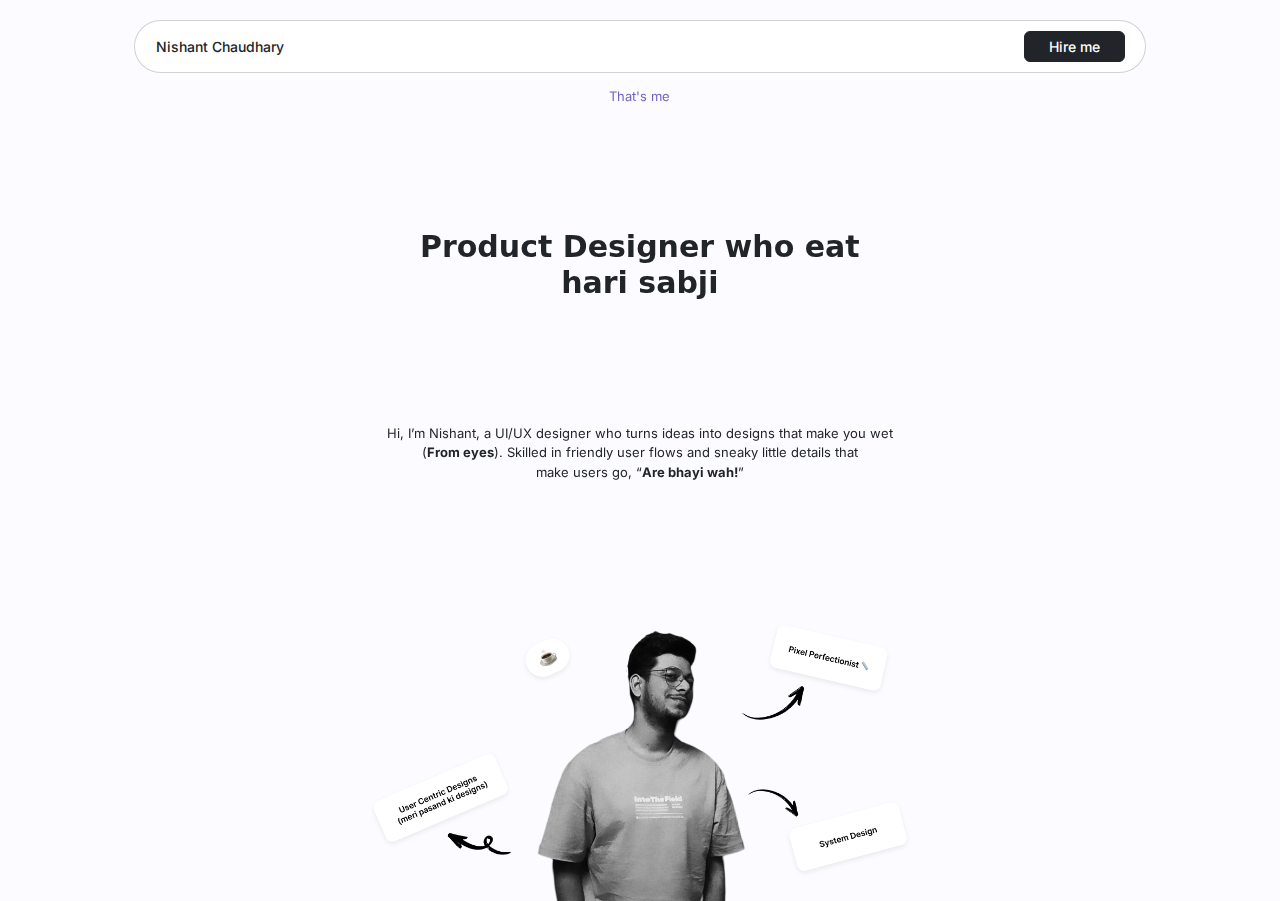
<file: index.html>
<!DOCTYPE html>
<html lang="en">

<head>
    <meta charset="UTF-8">
    <meta name="viewport" content="width=device-width, initial-scale=1.0">
    <title>Nishant Chaudhary Web Portfolio</title>

    <!-- import stylesheets -->
    <link rel="stylesheet" href="https://cdnjs.cloudflare.com/ajax/libs/bootstrap/5.3.3/css/bootstrap.min.css" />
    <link rel="stylesheet" href="./style.css">

    <link rel="stylesheet" href="https://cdn.jsdelivr.net/npm/swiper@11/swiper-bundle.min.css" />

</head>

<body>
    <div class="root">
        <div class="container-fluid px-0 px-md-2" style="height: 100vh;">

            <!-- navbar  -->
            <div class="navbar navbar-style">
                <div>
                    <a class="btn menu-text-style" href="/"><span>Nishant Chaudhary</span></a>
                </div>
                <div class="d-flex justify-content-between align-items-center gap-3">
                    <!-- <a href="http://" class="btn menu-text-style"><span>Other Projects</span></a>
                    <a href="http://" class="btn menu-text-style"><span>About me</span></a> -->
                    <a href="http://">
                        <button class="btn btn-dark px-4 py-1 menu-text-style">Hire me</button>
                    </a>
                </div>
            </div>

            <div class="swiper-custom-index">
                <!-- Additional required wrapper -->
                <div class="swiper-wrapper">
                    <!-- Slides -->
                    <div class="swiper-slide first" data-color="#FCFBFF" data-image="true">
                        <section class="home-section">
                            <span class="title-hightlight" style="--color-scheme: #7462C3;">That's me</span>
                            <h1 class="section-title">
                                Product Designer who eat
                                <br>
                                hari sabji
                            </h1>
                            <p class="section-para lg" style="transform: translateY(0);">
                                Hi, I’m Nishant, a UI/UX designer who turns ideas into designs that make you wet <br>
                                (<b>From
                                    eyes</b>). Skilled in friendly user flows and sneaky little details that <br> make
                                users go,
                                “<b>Are bhayi wah!</b>”
                            </p>

                            <p class="section-para md" style="transform: translateY(0);">
                                Hi, I’m Nishant, a UI/UX designer who turns ideas into designs that make you wet
                                (<b>From
                                    eyes</b>). Skilled in friendly user flows and sneaky little details that make
                                users go,
                                “<b>Are bhayi wah!</b>”
                            </p>

                            <img src="./assets/img/home-vector-bg.png" alt="home-vector-bg" class="section-vector lg">
                            <img src="./assets/img/home-mobile-avatar.png" alt="home-vector-bg"
                                class="section-vector md">
                        </section>
                    </div>
                    <div class="swiper-slide" data-color="#F3F4FF">
                        <section class="home-section tutorazzi">
                            <span class="title-hightlight" style="--color-scheme: #424DB6;">Tutorazzi</span>
                            <h1 class="section-title lg">
                                A Smart tuition app for kids who <br>
                                is in international curriculums
                            </h1>
                            <h1 class="section-title md">
                                A Smart tuition app for <br> kids who
                                is in <br> international curriculums
                            </h1>
                            <p class="section-para lg">
                                Lorem ipsum dolor sit amet, consectetur adipiscing elit. Nunc vulputate libero et velit
                                <br>
                                interdum, ac aliquet.
                            </p>

                            <p class="section-para md">
                                Lorem ipsum dolor sit amet, consectetur adipiscing elit. Nunc vulputate libero et velit
                                interdum, ac aliquet.
                            </p>

                            <div class="case-study-project row container">
                                <div class="col-md-4 lg">
                                    <div class="target-audience">
                                        <h6 class="ta-heading">Target Audience 👨‍👩‍👧‍👦</h6>
                                        <hr>
                                        <p class="ta-description">
                                            Designed for students, parents, and teachers involved
                                            in international curriculums, aiming to make tutoring accessible,
                                            efficient, and trackable.
                                        </p>
                                    </div>

                                    <div class="key-feature">
                                        <h6 class="kf-heading">Key Features ✏</h6>
                                        <hr>
                                        <ul class="kf-lists">
                                            <li>Easily find and book qualified tutors.</li>
                                            <li>Real-time insights into student <br> performance.</li>
                                            <li>Streamlined class scheduling and <br> student tracking.</li>
                                        </ul>
                                    </div>
                                </div>

                                <div class="col-md-3 col-12 p-0 p-md-3 text-center vector-container">
                                    <a href="tutoraazi.html" class="btn btn-dark px-md-4 py-md-2 rounded-pill"
                                        style="font-size:12px;">View
                                        case
                                        study</a>
                                    <img src="./assets/img/tutoraazi-vector-bg.png" alt="Tutorazzi"
                                        class="project-vector lg">

                                    <img src="./assets/img/tutoraazi-vector.png" alt="Tutorazzi"
                                        class="project-vector md">
                                </div>

                                <div class="col-4 lg">
                                    <div class="role-in-project">
                                        <h6 class="role-heading">Role 🥇</h6>
                                        <p class="role-description">
                                            Created wireframes, user flows, and high-fidelity screens for student,
                                            parent, and teacher apps, ensuring a cohesive experience across all
                                            platforms.
                                        </p>
                                        <a href="javascript:void(0)" class="role-view-all">View All Responsibilities
                                            <img src="./assets/icons/arrow-down-right-sm.png" alt="arrow-icon"></a>
                                    </div>

                                    <div class="impact-in-project">
                                        <h6 class="impact-heading">Impact 🎯</h6>
                                        <ul class="impact-ul">
                                            <li class="impact-li">
                                                <p class="impact-title">500+</p>
                                                <span>Sign-ups</span>
                                            </li>
                                            <li class="impact-li">
                                                <p class="impact-title">85%</p>
                                                <span>Positive feedback from parents</span>
                                            </li>
                                            <li class="impact-li">
                                                <p class="impact-title">40% increase</p>
                                                <span>Session bookings</span>
                                            </li>
                                        </ul>
                                    </div>
                                </div>
                            </div>
                        </section>
                    </div>
                    <div class="swiper-slide" data-color="#FCF3FF">
                        <section class="home-section tutorazzi">
                            <span class="title-hightlight" style="--color-scheme: #641BB4;">Homeserve</span>
                            <h1 class="section-title lg">
                                Need a help at home we got you <br> try now homeserve
                            </h1>
                            <h1 class="section-title md">
                                Need a help at home we <br> got you try now <br> homeserve
                            </h1>
                            <p class="section-para lg">
                                Lorem ipsum dolor sit amet, consectetur adipiscing elit. Nunc vulputate libero et velit
                                <br>
                                interdum, ac aliquet.
                            </p>
                            <p class="section-para md">
                                Lorem ipsum dolor sit amet, consectetur adipiscing elit. Nunc vulputate libero et velit
                                interdum, ac aliquet.
                            </p>

                            <div class="case-study-project row container">
                                <div class="col-md-4 lg">
                                    <div class="target-audience">
                                        <h6 class="ta-heading">Target Audience 👨‍👩‍👧‍👦</h6>
                                        <hr>
                                        <p class="ta-description">
                                            Designed for students, parents, and teachers involved
                                            in international curriculums, aiming to make tutoring accessible,
                                            efficient, and trackable.
                                        </p>
                                    </div>

                                    <div class="key-feature">
                                        <h6 class="kf-heading">Key Features ✏</h6>
                                        <hr>
                                        <ul class="kf-lists">
                                            <li>Easily find and book qualified tutors.</li>
                                            <li>Real-time insights into student performance.</li>
                                            <li>Streamlined class scheduling and student tracking.</li>
                                        </ul>
                                    </div>
                                </div>

                                <div class="col-md-3 col-12 p-0 p-md-3 text-center">
                                    <a href="homeserve.html" class="btn btn-dark px-md-4 py-md-2 rounded-pill"
                                        style="font-size:12px;">View
                                        case
                                        study</a>
                                    <img src="./assets/img/homeserve-vector-bg.png" alt="homeserve-vector-bg"
                                        class="project-vector lg">
                                    <img src="./assets/img/homeserve-vector.png" alt="homeserve-vector-bg"
                                        class="project-vector md">
                                </div>

                                <div class="col-4 lg">
                                    <div class="role-in-project">
                                        <h6 class="role-heading">Role 🥇</h6>
                                        <p class="role-description">
                                            Created wireframes, user flows, and high-fidelity screens for student,
                                            parent, and teacher apps, ensuring a cohesive experience across all
                                            platforms.
                                        </p>
                                        <a href="javascript:void(0)" class="role-view-all">View All Responsibilities
                                            <img src="./assets/icons/arrow-down-right-sm.png" alt="arrow-icon"></a>
                                    </div>

                                    <div class="impact-in-project">
                                        <h6 class="impact-heading">Impact 🎯</h6>
                                        <ul class="impact-ul">
                                            <li class="impact-li">
                                                <p class="impact-title">500+</p>
                                                <span>Sign-ups</span>
                                            </li>
                                            <li class="impact-li">
                                                <p class="impact-title">85%</p>
                                                <span>Positive feedback from parents</span>
                                            </li>
                                            <li class="impact-li">
                                                <p class="impact-title">40% increase</p>
                                                <span>Session bookings</span>
                                            </li>
                                        </ul>
                                    </div>
                                </div>
                            </div>
                        </section>
                    </div>
                    <div class="swiper-slide" data-color="#E5FFF0">
                        <section class="home-section tutorazzi">
                            <span class="title-hightlight" style="--color-scheme: #00A978;">Helpbharat</span>
                            <h1 class="section-title lg">
                                Help a needy person in cause <br> with helpbharat app
                            </h1>
                            <h1 class="section-title md">
                                Help a needy person in <br> cause with helpbharat <br> app
                            </h1>
                            <p class="section-para lg">
                                Lorem ipsum dolor sit amet, consectetur adipiscing elit. Nunc vulputate libero et velit
                                <br>
                                interdum.
                            </p>
                            <p class="section-para md">
                                Lorem ipsum dolor sit amet, consectetur adipiscing elit. Nunc vulputate libero et velit
                                interdum.
                            </p>

                            <div class="case-study-project row container">
                                <div class="col-md-4 lg">
                                    <div class="target-audience">
                                        <h6 class="ta-heading">Target Audience 👨‍👩‍👧‍👦</h6>
                                        <hr>
                                        <p class="ta-description">
                                            Designed for students, parents, and teachers involved
                                            in international curriculums, aiming to make tutoring accessible,
                                            efficient, and trackable.
                                        </p>
                                    </div>

                                    <div class="key-feature">
                                        <h6 class="kf-heading">Key Features ✏</h6>
                                        <hr>
                                        <ul class="kf-lists">
                                            <li>Easily find and book qualified tutors.</li>
                                            <li>Real-time insights into student performance.</li>
                                            <li>Streamlined class scheduling and student tracking.</li>
                                        </ul>
                                    </div>
                                </div>

                                <div class="col-md-3 col-12 p-0 p-md-3 text-center">
                                    <a href="helpbharat.html" class="btn btn-dark px-md-4 py-md-2 rounded-pill"
                                        style="font-size:12px;">View
                                        case
                                        study</a>
                                    <img src="./assets/img/helpbharat-vector-bg.png" alt="helpbharat"
                                        class="project-vector lg">
                                    <img src="./assets/img/helpbharat-vector.png" alt="helpbharat"
                                        class="project-vector md">
                                </div>

                                <div class="col-4 lg">
                                    <div class="role-in-project">
                                        <h6 class="role-heading">Role 🥇</h6>
                                        <p class="role-description">
                                            Created wireframes, user flows, and high-fidelity screens for student,
                                            parent, and teacher apps, ensuring a cohesive experience across all
                                            platforms.
                                        </p>
                                        <a href="javascript:void(0)" class="role-view-all">View All Responsibilities
                                            <img src="./assets/icons/arrow-down-right-sm.png" alt="arrow-icon"></a>
                                    </div>

                                    <div class="impact-in-project">
                                        <h6 class="impact-heading">Impact 🎯</h6>
                                        <ul class="impact-ul">
                                            <li class="impact-li">
                                                <p class="impact-title">500+</p>
                                                <span>Sign-ups</span>
                                            </li>
                                            <li class="impact-li">
                                                <p class="impact-title">85%</p>
                                                <span>Positive feedback from parents</span>
                                            </li>
                                            <li class="impact-li">
                                                <p class="impact-title">40% increase</p>
                                                <span>Session bookings</span>
                                            </li>
                                        </ul>
                                    </div>
                                </div>
                            </div>
                        </section>
                    </div>
                    <div class="swiper-slide" data-color="#FFF0F3">
                        <section class="home-section tutorazzi">
                            <span class="title-hightlight" style="--color-scheme: #D61C4E;">Key Furnishing</span>
                            <h1 class="section-title lg">
                                Make your home Elegant with <br> Upholstery Products
                            </h1>
                            <h1 class="section-title md">
                                Make your home Elegant <br>with Upholstery Products
                            </h1>
                            <p class="section-para lg">
                                Lorem ipsum dolor sit amet, consectetur adipiscing elit. Nunc vulputate libero et velit
                                <br>
                                interdum, ac aliquet.
                            </p>
                            <p class="section-para md">
                                Lorem ipsum dolor sit amet, consectetur adipiscing elit. Nunc vulputate libero et velit.
                            </p>

                            <div class="case-study-project row container">
                                <div class="col-md-4 lg">
                                    <div class="target-audience">
                                        <h6 class="ta-heading">Target Audience 👨‍👩‍👧‍👦</h6>
                                        <hr>
                                        <p class="ta-description">
                                            Designed for students, parents, and teachers involved
                                            in international curriculums, aiming to make tutoring accessible,
                                            efficient, and trackable.
                                        </p>
                                    </div>

                                    <div class="key-feature">
                                        <h6 class="kf-heading">Key Features ✏</h6>
                                        <hr>
                                        <ul class="kf-lists">
                                            <li>Easily find and book qualified tutors.</li>
                                            <li>Real-time insights into student performance.</li>
                                            <li>Streamlined class scheduling and student tracking.</li>
                                        </ul>
                                    </div>
                                </div>

                                <div class="col-md-3 col-12 p-0 p-md-3 text-center">
                                    <a href="keyfurnish.html" class="btn btn-dark px-md-4 py-md-2 rounded-pill"
                                        style="font-size:12px;">View
                                        case
                                        study</a>
                                    <img src="./assets/img/keyfurnishing-vector-bg.png" alt="keyfurnishing"
                                        class="project-vector lg">
                                    <img src="./assets/img/keyfurnishing-vector.png" alt="keyfurnishing"
                                        class="project-vector md">
                                </div>

                                <div class="col-4 lg">
                                    <div class="role-in-project">
                                        <h6 class="role-heading">Role 🥇</h6>
                                        <p class="role-description">
                                            Created wireframes, user flows, and high-fidelity screens for student,
                                            parent, and teacher apps, ensuring a cohesive experience across all
                                            platforms.
                                        </p>
                                        <a href="javascript:void(0)" class="role-view-all">View All Responsibilities
                                            <img src="./assets/icons/arrow-down-right-sm.png" alt="arrow-icon"></a>
                                    </div>

                                    <div class="impact-in-project">
                                        <h6 class="impact-heading">Impact 🎯</h6>
                                        <ul class="impact-ul">
                                            <li class="impact-li">
                                                <p class="impact-title">500+</p>
                                                <span>Sign-ups</span>
                                            </li>
                                            <li class="impact-li">
                                                <p class="impact-title">85%</p>
                                                <span>Positive feedback from parents</span>
                                            </li>
                                            <li class="impact-li">
                                                <p class="impact-title">40% increase</p>
                                                <span>Session bookings</span>
                                            </li>
                                        </ul>
                                    </div>
                                </div>
                            </div>
                        </section>
                    </div>
                </div>
                <!-- If we need pagination -->
                <div class="swiper-pagination" style="left:40%;"></div>
                <!-- If we need navigation buttons -->
                <!-- <div class="swiper-button-prev"></div>
                <div class="swiper-button-next"></div> -->

                <!-- If we need scrollbar -->
                <!-- <div class="swiper-scrollbar"></div> -->
            </div>

            <div class="navigation-mobile md">
                <div class="swiper-btn-prev">
                    <img src="./assets/icons/left-arrow.png" alt="left-arrow">
                </div>
                <div class="swiper-paginate" style="left:40%;"></div>
                <div class="swiper-btn-next">
                    <img src="./assets/icons/right-arrow.png" alt="right-arrow">
                </div>
            </div>
        </div>
    </div>



    <!-- import js scripts  -->
    <script src="https://cdn.jsdelivr.net/npm/swiper@11/swiper-bundle.min.js"></script>
    <script src="./index.js"></script>


</body>

</html>
</file>
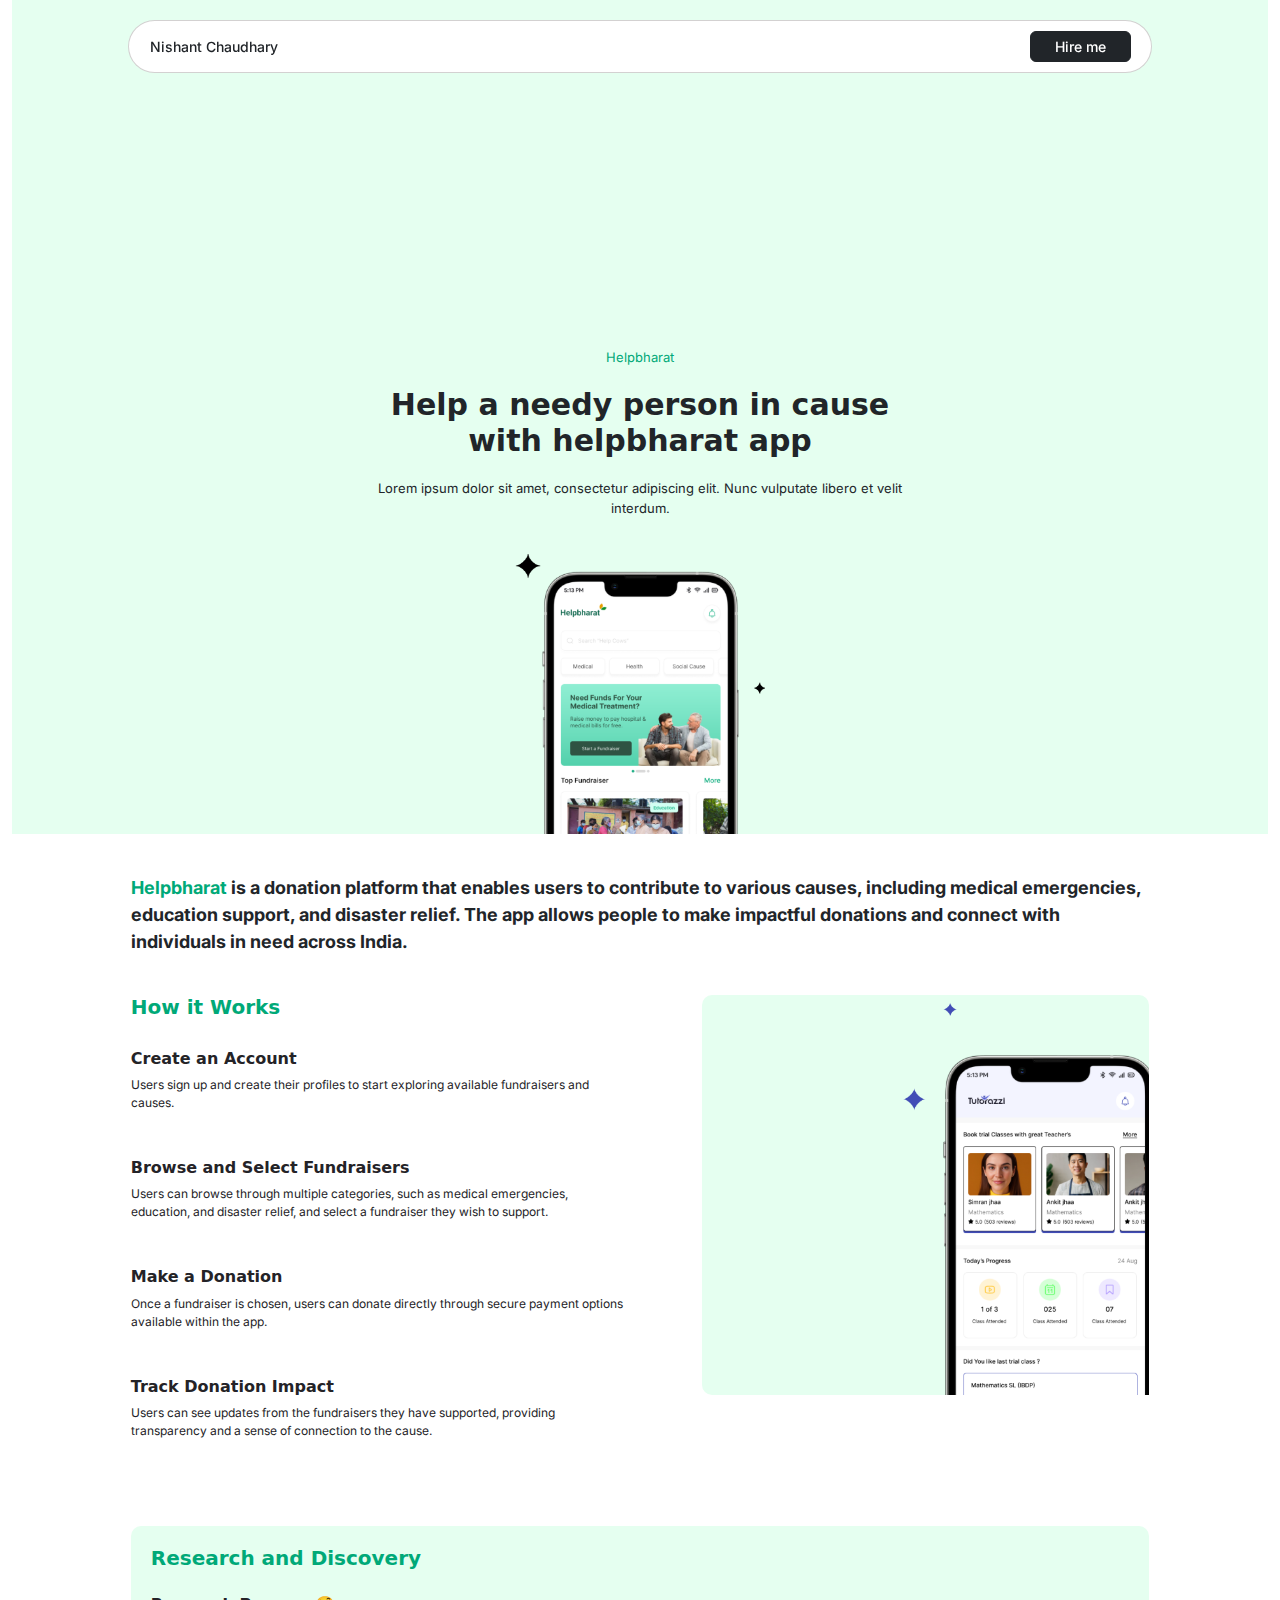
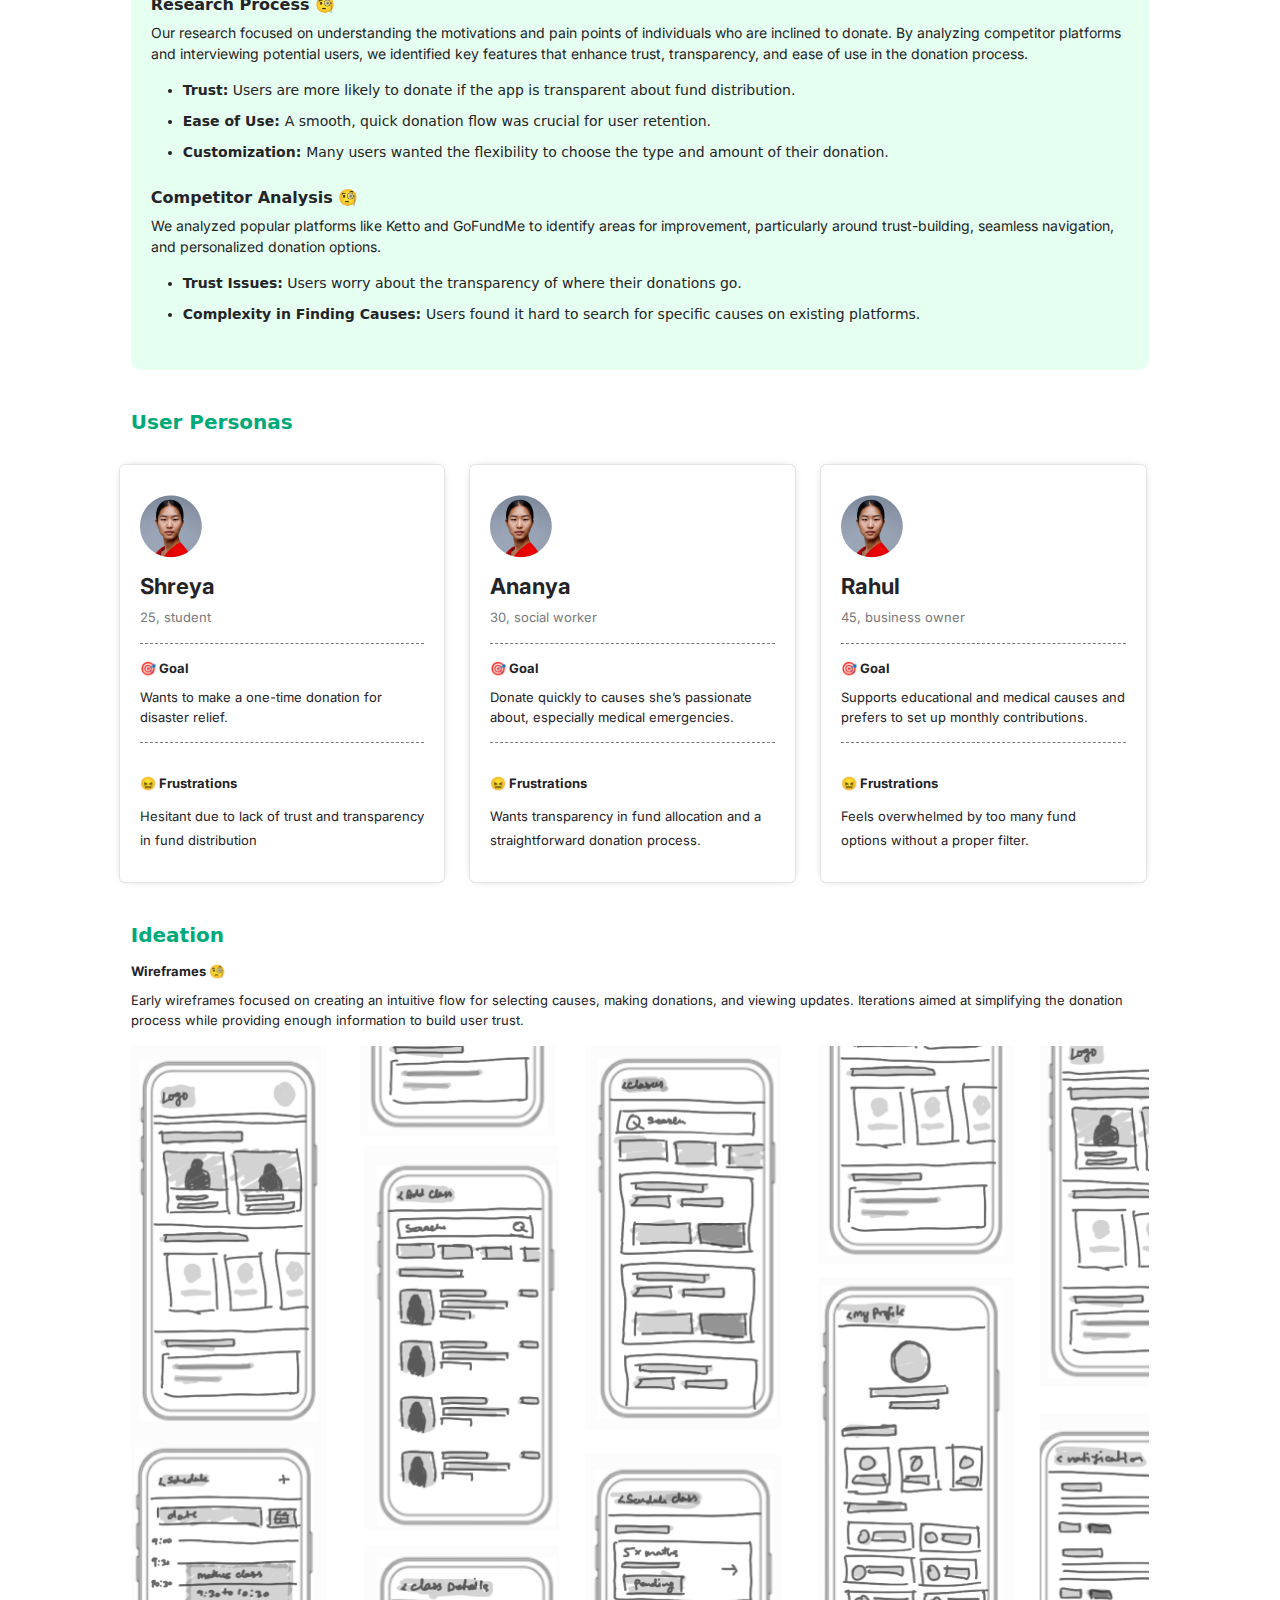
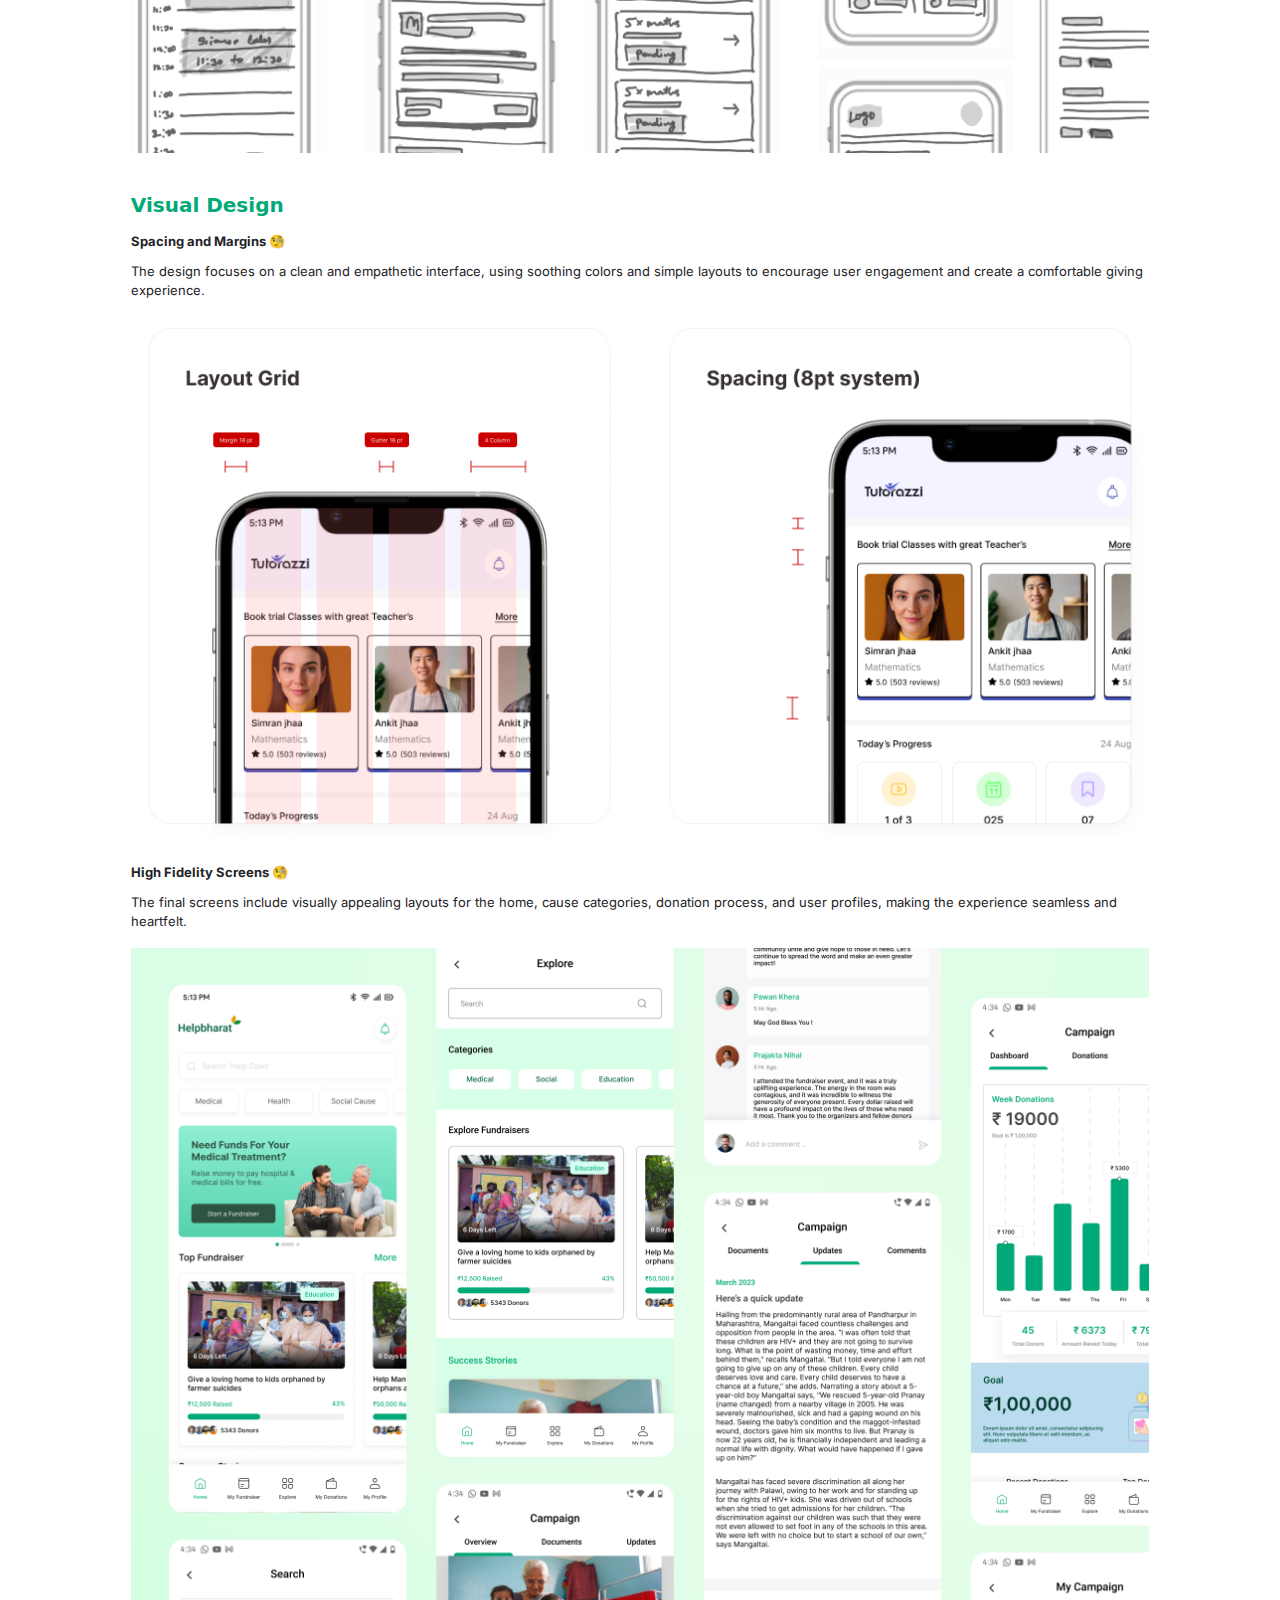
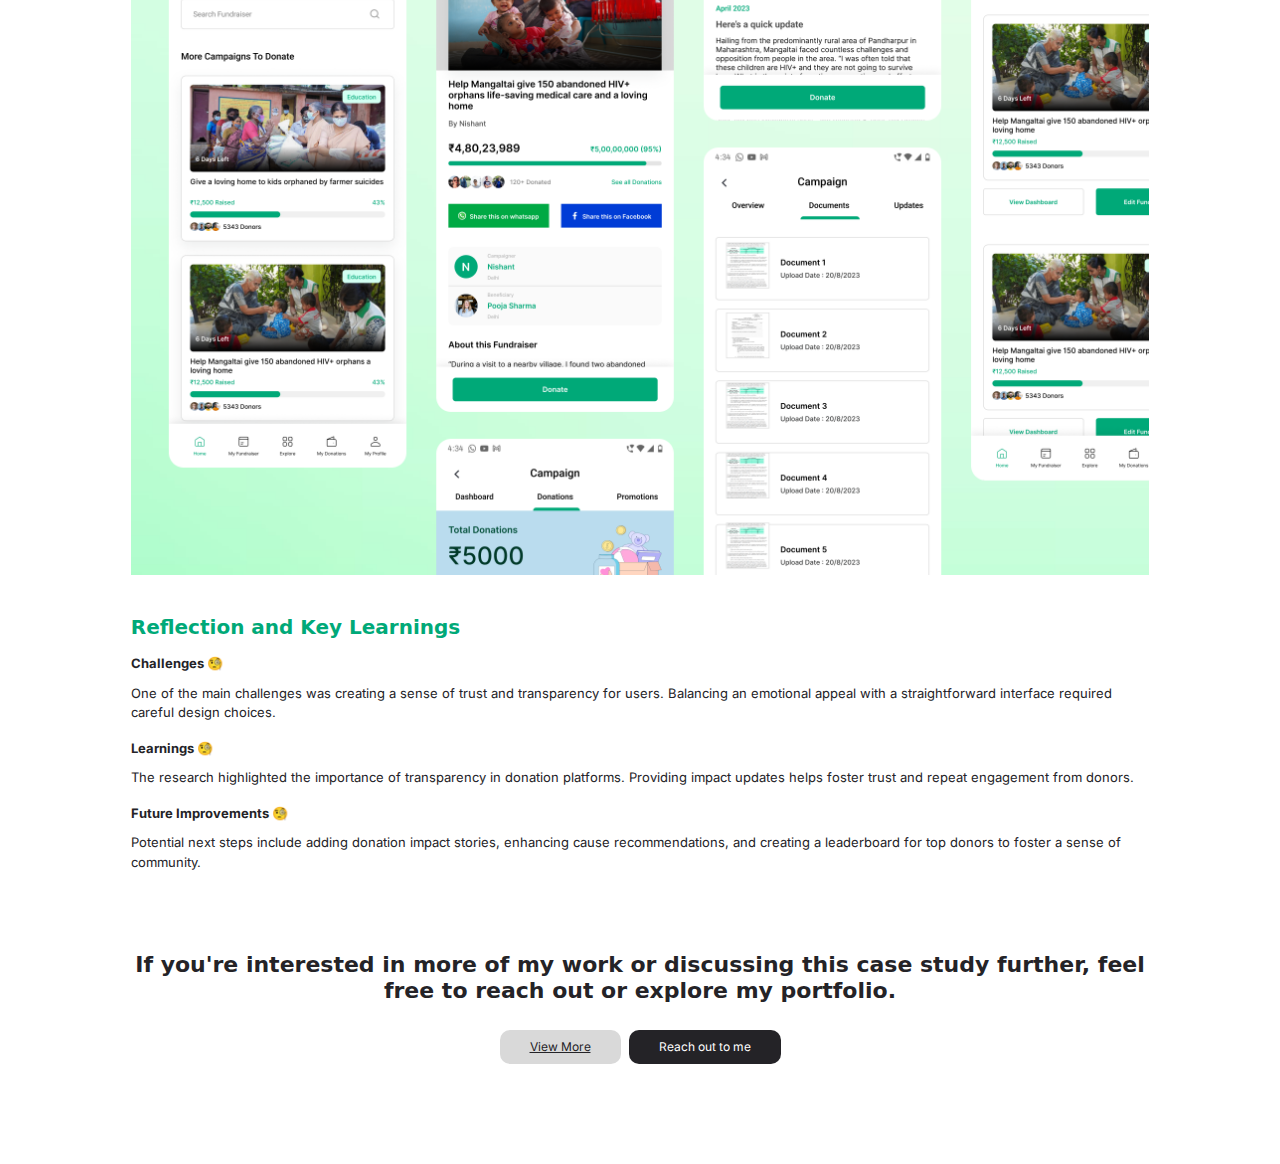
<file: helpbharat.html>
<!DOCTYPE html>
<html lang="en">

<head>
    <meta charset="UTF-8">
    <meta name="viewport" content="width=device-width, initial-scale=1.0">
    <title>Nishant Chaudhary Web Portfolio</title>

    <!-- import stylesheets -->
    <link rel="stylesheet" href="https://cdnjs.cloudflare.com/ajax/libs/bootstrap/5.3.3/css/bootstrap.min.css" />
    <link rel="stylesheet" href="./style.css">
    <style>
        :root{
            --color-blue: #00A978;
            --color-blue-100: #E5FFF0;
        }
    </style>
    <link rel="stylesheet" href="./main.css">

    <link rel="stylesheet" href="https://cdn.jsdelivr.net/npm/swiper@11/swiper-bundle.min.css" />

</head>

<body>
    <div class="root">
        <div class="container-fluid" style="height: 100vh;">

            <section class="home-section" style="background-color: #E5FFF0;">
                <!-- navbar  -->
                <div class="navbar navbar-style">
                    <div>
                        <a class="btn menu-text-style" href="/"><span>Nishant Chaudhary</span></a>
                    </div>
                    <div class="d-flex justify-content-between align-items-center gap-3">
                        <!-- <a href="http://" class="btn menu-text-style"><span>Other Projects</span></a>
                        <a href="http://" class="btn menu-text-style"><span>About me</span></a> -->
                        <a href="http://">
                            <button class="btn btn-dark px-4 py-1 menu-text-style">Hire me</button>
                        </a>
                    </div>
                </div>
                <span class="title-hightlight" style="--color-scheme: #00A978;">Helpbharat</span>
                <h1 class="section-title lg">
                    Help a needy person in cause <br> with helpbharat app
                </h1>
                <h1 class="section-title md">
                    Help a needy person in cause <br> with helpbharat app
                </h1>

                <p class="section-para lg">
                    Lorem ipsum dolor sit amet, consectetur adipiscing elit. Nunc vulputate libero et velit
                    <br>
                    interdum.
                </p>
                <p class="section-para md">
                    Lorem ipsum dolor sit amet, consectetur adipiscing elit. Nunc vulputate libero et velit
                    interdum.
                </p>

                <img src="./assets/img/helpbharat-vector.png" alt="tutoraazi-vector" class="section-vector">
            </section>

            <section class="container-md container-main-80">
                <p class="cs-description">
                    <span class="cs-highlight">Helpbharat</span> is a donation platform that enables users to contribute to various causes, including medical emergencies, education support, and disaster relief. The app allows people to make impactful donations and connect with individuals in need across India.
                </p>

                <div class="row how-it-works">
                    <div class="col-md-6 col-12">
                        <h3 class="how-it-works-title">How it Works</h3>

                        <div class="how-it-works-pointers">
                            <ul>
                                <li>
                                    <div class="circle"></div>
                                    <div>
                                        <h4 class="qa">Create an Account</h4>
                                        <p class="ans">Users sign up and create their profiles to start exploring available fundraisers and causes.</p>
                                    </div>
                                </li>
                                <li>
                                    <div class="circle"></div>
                                    <div>
                                        <h4 class="qa">Browse and Select Fundraisers</h4>
                                        <p class="ans">Users can browse through multiple categories, such as medical emergencies, education, and disaster relief, and select a fundraiser they wish to support.</p>
                                    </div>
                                </li>
                                <li>
                                    <div class="circle"></div>
                                    <div>
                                        <h4 class="qa">Make a Donation</h4>
                                        <p class="ans">Once a fundraiser is chosen, users can donate directly through secure payment options available within the app.</p>
                                    </div>
                                </li>
                                
                                <li>
                                    <div class="circle"></div>
                                    <div>
                                        <h4 class="qa">Track Donation Impact</h4>
                                        <p class="ans">Users can see updates from the fundraisers they have supported, providing transparency and a sense of connection to the cause.</p>
                                    </div>
                                </li>
                            </ul>
                        </div>
                    </div>
                    <div class="col-md-6 col-12">
                        <div class="vector-container">
                            <img src="./assets/img/tutoraazi-how-it-works.png" alt="tutoraazi-how-it-works">
                        </div>
                    </div>
                </div>

                <div class="research">
                    <h4 class="research-title">Research and Discovery</h4>

                    <div class="process">
                        <h5 class="process-title">Research Process 🧐</h5>
                        <p class="processs-desc">Our research focused on understanding the motivations and pain points of individuals who are inclined to donate. By analyzing competitor platforms and interviewing potential users, we identified key features that enhance trust, transparency, and ease of use in the donation process.
                        </p>

                        <ul>
                            <li> <b>Trust:</b> Users are more likely to donate if the app is transparent about fund distribution.</li>

                            <li><b>Ease of Use: </b>A smooth, quick donation flow was crucial for user retention.</li>
                            <li><b>Customization: </b>Many users wanted the flexibility to choose the type and amount of their donation.</li>
                        </ul>
                    </div>

                    <div class="process">
                        <h5 class="process-title">Competitor Analysis 🧐</h5>
                        <p class="processs-desc">We analyzed popular platforms like Ketto and GoFundMe to identify areas for improvement, particularly around trust-building, seamless navigation, and personalized donation options.</p>

                        <ul>
                            <li><b>Trust Issues:</b> Users worry about the transparency of where their donations go.</li>
                            <li><b>Complexity in Finding Causes: </b>Users found it hard to search for specific causes on existing platforms.</li>
                        </ul>
                    </div>
                </div>

                <div class="user-personas">
                    <h4 class="user-personas-title">User Personas</h4>

                    <div class="row gap-4">
                        <div class="col-md-4 col-12 px-md-0 px-4">
                            <div class="card">
                                <div class="user">
                                    <img src="./assets/img/user-persona-1.png" alt="user persona">
                                    <p class="user-name">Shreya</p>
                                    <span class="user-bio">25, student</span>
                                </div>
                                <div class="goal">
                                    <p class="division-title">🎯 Goal</p>
                                    <p class="goal-description">Wants to make a one-time donation for disaster relief.</p>
                                </div>

                                <div class="frustration">
                                    <p class="division-title">😖 Frustrations</p>
                                    <span class="goal-description">Hesitant due to lack of trust and transparency in fund distribution</span>
                                </div>
                            </div>
                        </div>
                        <div class="col-md-4 col-12 px-md-0 px-4">
                            <div class="card">
                                <div class="user">
                                    <img src="./assets/img/user-persona-1.png" alt="user persona">
                                    <p class="user-name">Ananya</p>
                                    <span class="user-bio">30, social worker</span>
                                </div>
                                <div class="goal">
                                    <p class="division-title">🎯 Goal</p>
                                    <p class="goal-description">Donate quickly to causes she’s passionate about, especially medical emergencies.</p>
                                </div>

                                <div class="frustration">
                                    <p class="division-title">😖 Frustrations</p>
                                    <span class="goal-description">Wants transparency in fund allocation and a straightforward donation process.</span>
                                </div>
                            </div>
                        </div>
                        <div class="col-md-4 col-12 px-md-0 px-4">
                            <div class="card">
                                <div class="user">
                                    <img src="./assets/img/user-persona-1.png" alt="user persona">
                                    <p class="user-name">Rahul</p>
                                    <span class="user-bio">45, business owner</span>
                                </div>
                                <div class="goal">
                                    <p class="division-title">🎯 Goal</p>
                                    <p class="goal-description">Supports educational and medical causes and prefers to set up monthly contributions.</p>
                                </div>

                                <div class="frustration">
                                    <p class="division-title">😖 Frustrations</p>
                                    <span class="goal-description">Feels overwhelmed by too many fund options without a proper filter.</span>
                                </div>
                            </div>
                        </div>
                    </div>
                </div>


                <div class="ideation">
                    <h4 class="ideation-heading">Ideation</h4>

                    <div class="ideation-section">
                        <p class="ideation-title">Wireframes 🧐</p>
                        <p class="ideation-para">Early wireframes focused on creating an intuitive flow for selecting causes, making donations, and viewing updates. Iterations aimed at simplifying the donation process while providing enough information to build user trust.</p>

                        <img src="./assets/img/ideation-wireframe.png" alt="ideation wirefram" class="wireframe">
                    </div>

                </div>


                <div class="visual-design">
                    <h4 class="visual-heading">Visual Design</h4>
                    <p class="visual-title">Spacing and Margins 🧐</p>
                    <p class="visual-para">The design focuses on a clean and empathetic interface, using soothing colors and simple layouts to encourage user engagement and create a comfortable giving experience.</p>

                    <div class="row">
                        <div class="col-6"><img src="./assets/img/visual-design-1.png" alt="visual Design"></div>
                        <div class="col-6"><img src="./assets/img/visual-design-2.png" alt="visual Design"></div>
                    </div>

                    <p class="visual-title">High Fidelity Screens 🧐</p>
                    <p class="visual-para">The final screens include visually appealing layouts for the home, cause categories, donation process, and user profiles, making the experience seamless and heartfelt.</p>

                    <img src="./assets/img/visual-design-helpbharat-3.png" alt="visual Design">

                </div>

                <div class="reflection">
                    <h4 class="reflection-heading">Reflection and Key Learnings</h4>

                    <p class="reflection-title">Challenges 🧐</p>
                    <p class="reflection-para">One of the main challenges was creating a sense of trust and transparency for users. Balancing an emotional appeal with a straightforward interface required careful design choices.</p>

                    <p class="reflection-title">Learnings 🧐</p>
                    <p class="reflection-para">The research highlighted the importance of transparency in donation platforms. Providing impact updates helps foster trust and repeat engagement from donors.</p>


                    <p class="reflection-title">Future Improvements 🧐</p>
                    <p class="reflection-para">Potential next steps include adding donation impact stories, enhancing cause recommendations, and creating a leaderboard for top donors to foster a sense of community.</p>

                </div>

                <div class="footer">

                    <h2 class="footer-contact">If you're interested in more of my work or discussing this case study
                        further,
                        feel free to reach out or explore my portfolio.</h2>
                    <div class="d-flex justify-content-center gap-2">
                        <a href="/" class="button secondary">View More</a>
                        <button class="button dark">Reach out to me</button>
                    </div>
                </div>
            </section>

        </div>
    </div>



    <!-- import js scripts  -->
    <script src="https://cdn.jsdelivr.net/npm/swiper@11/swiper-bundle.min.js"></script>
    <script src="./index.js"></script>


</body>

</html>
</file>
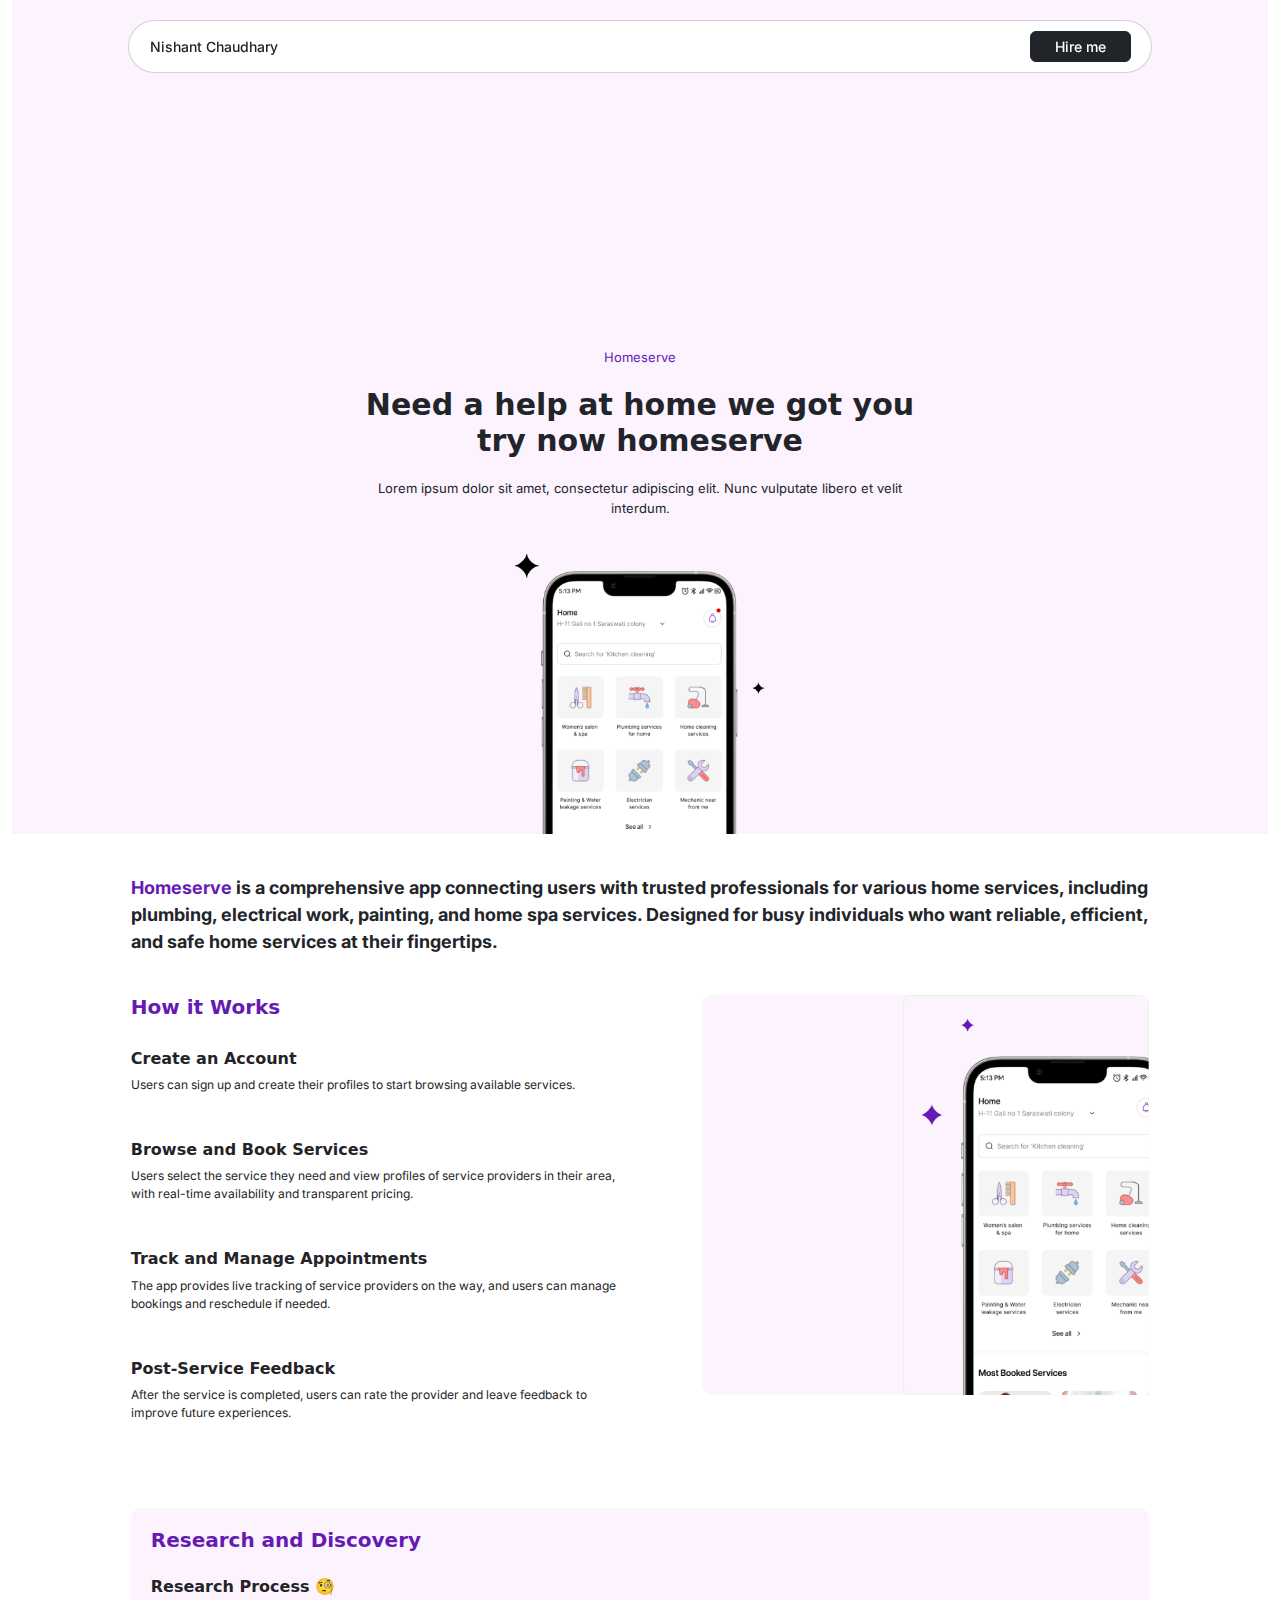
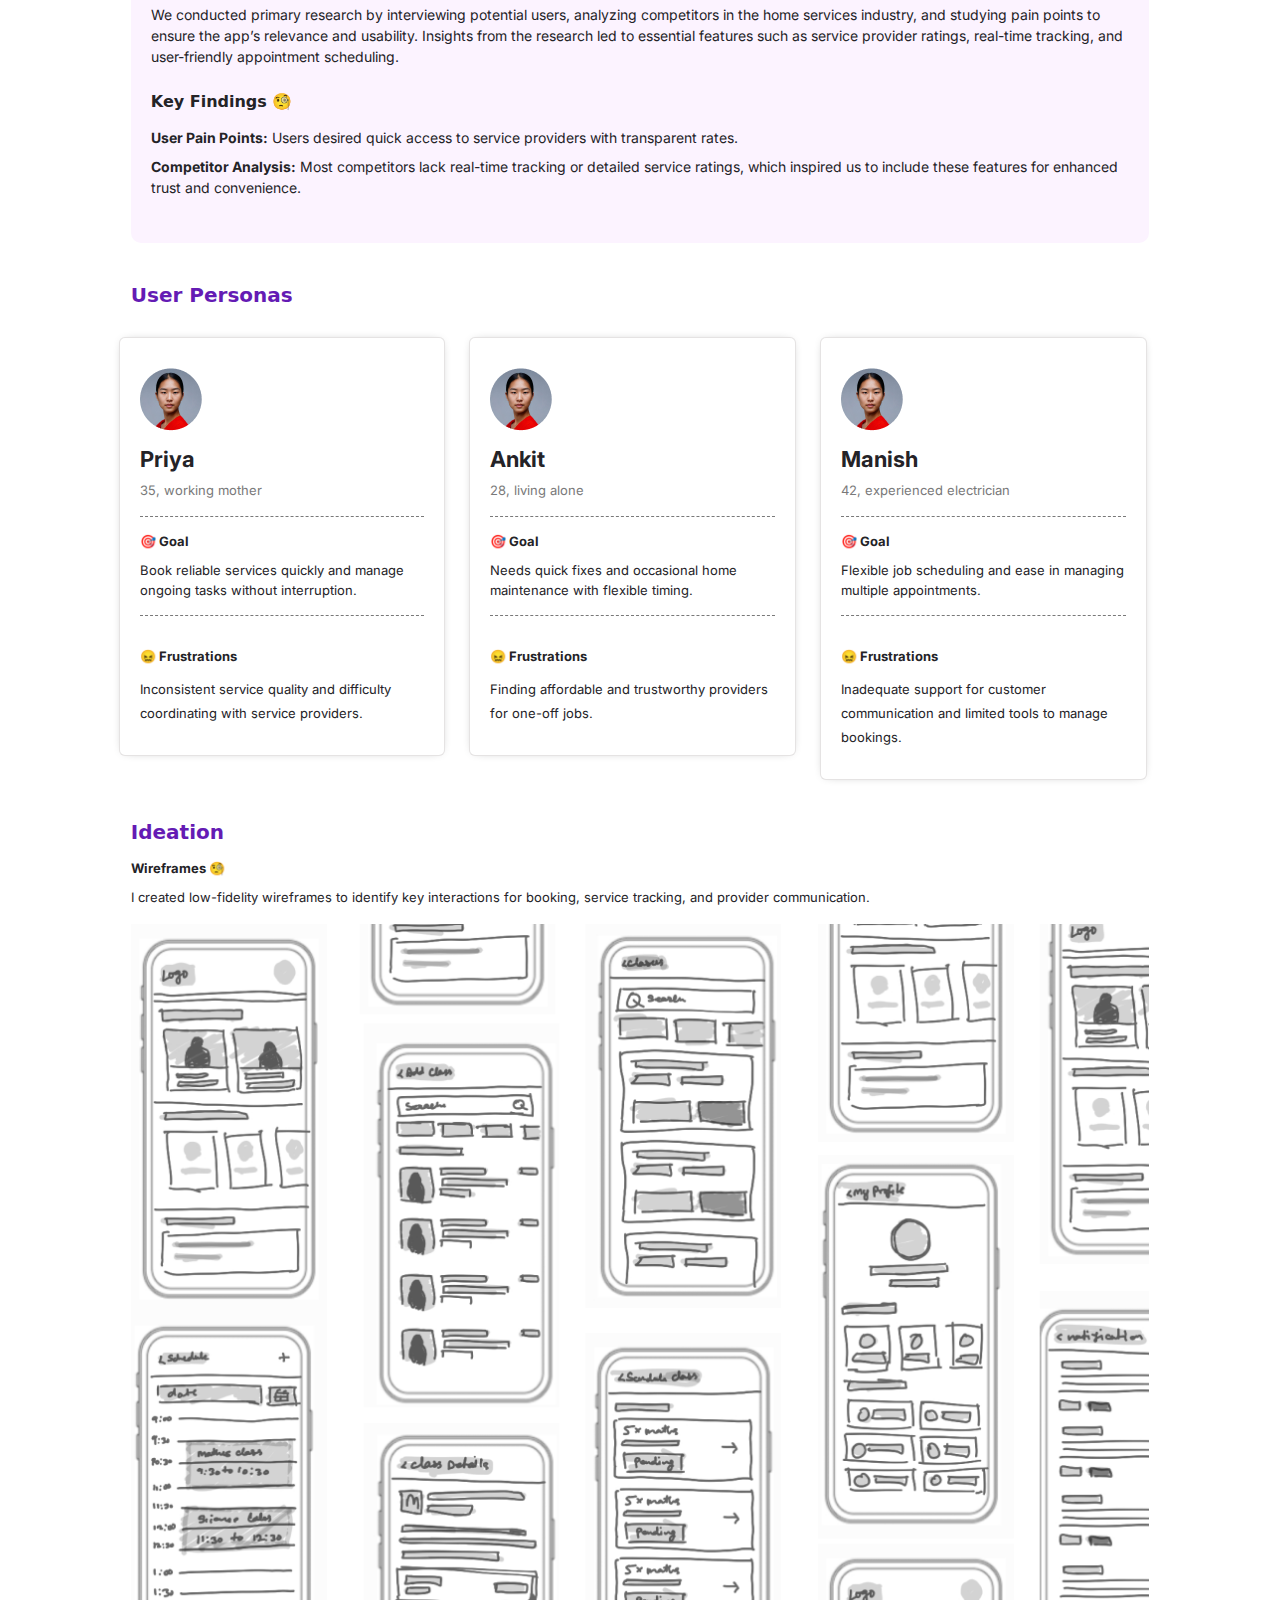
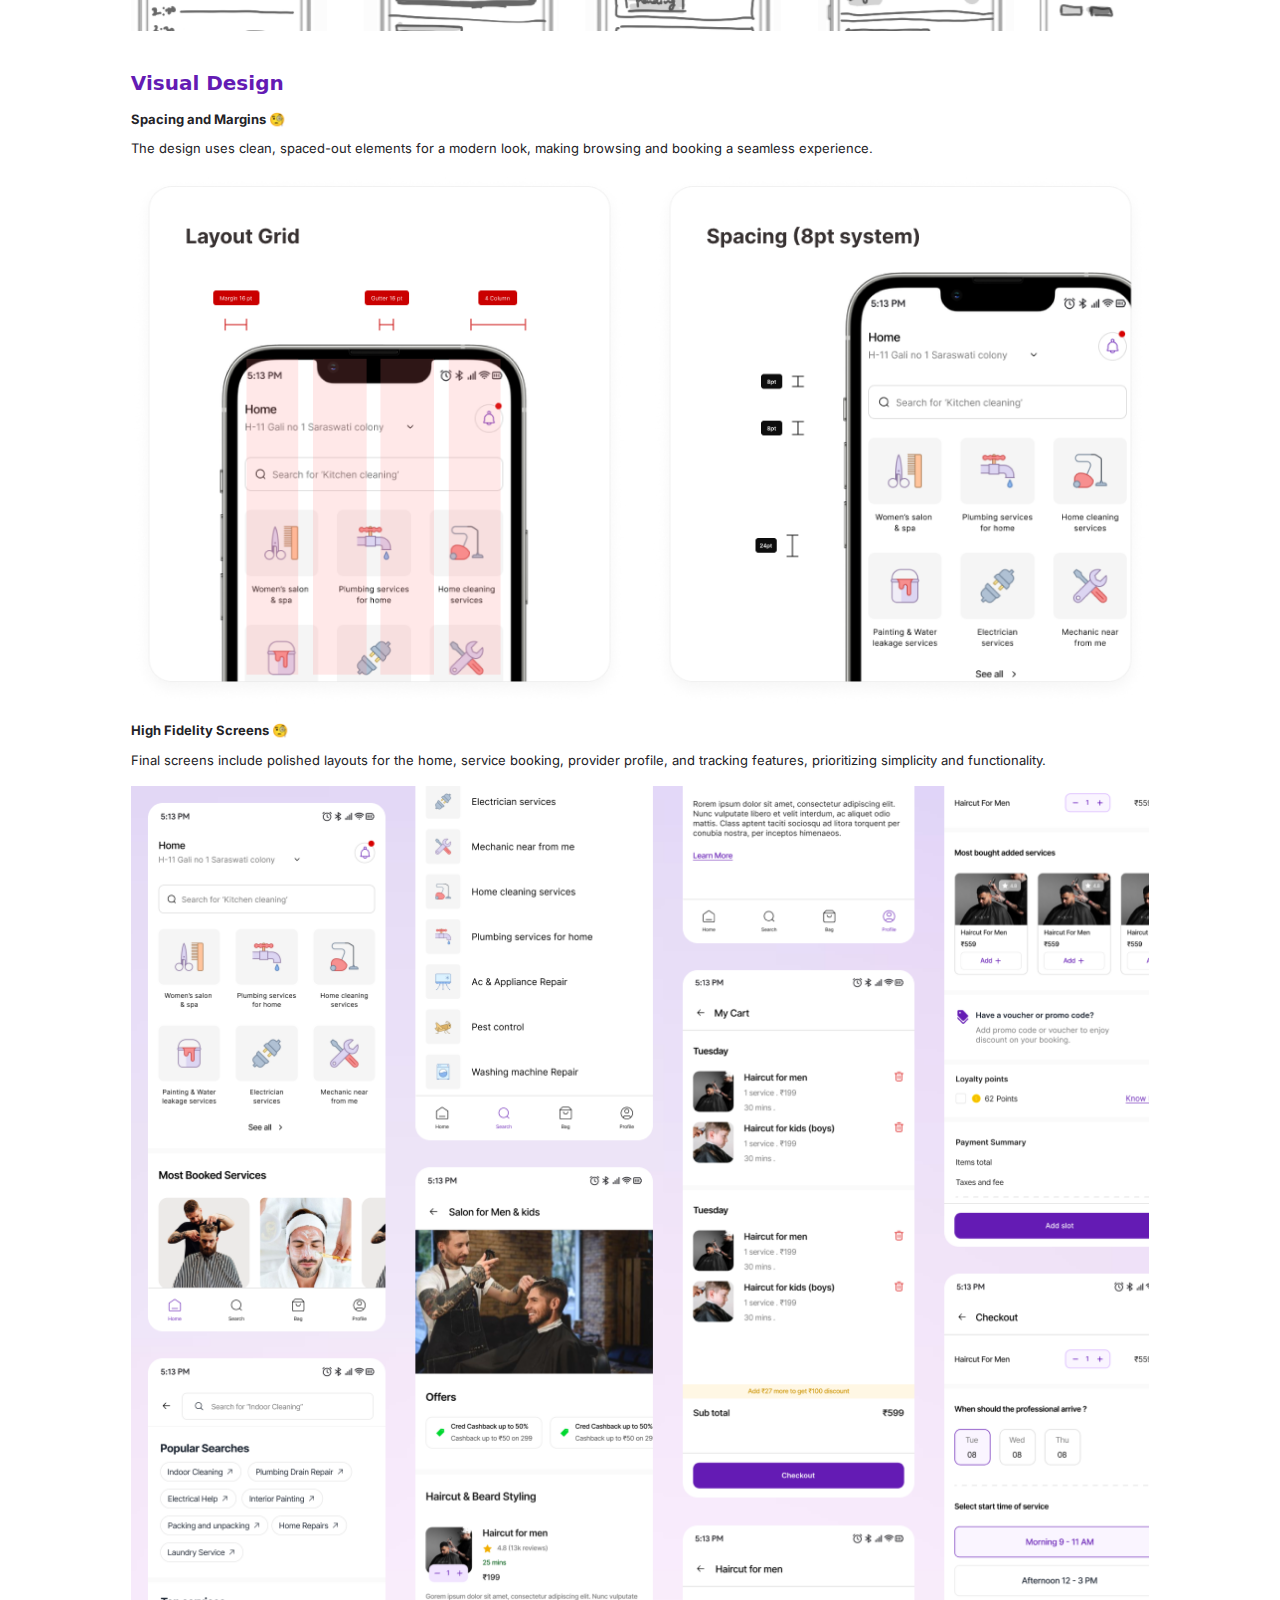
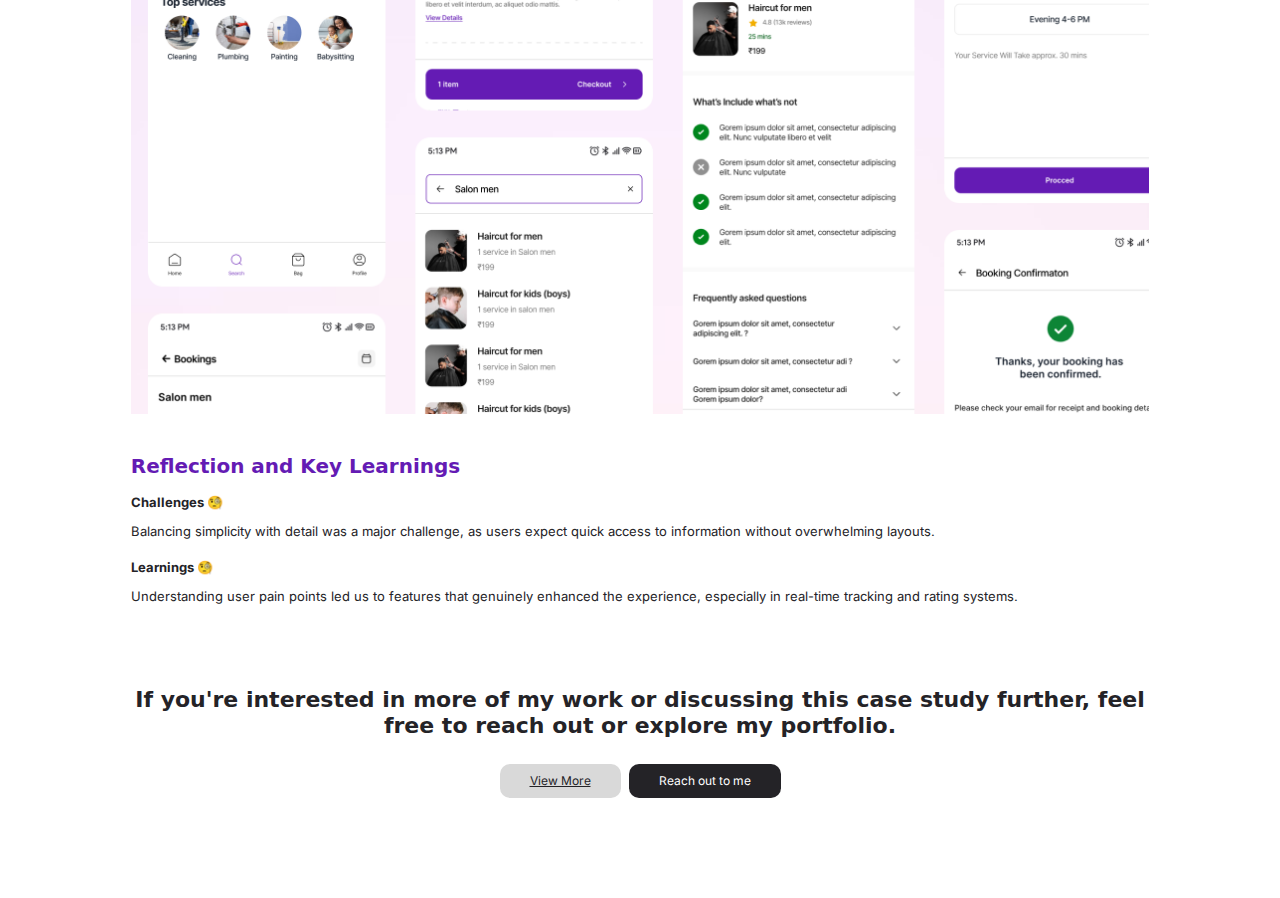
<file: homeserve.html>
<!DOCTYPE html>
<html lang="en">

<head>
    <meta charset="UTF-8">
    <meta name="viewport" content="width=device-width, initial-scale=1.0">
    <title>Nishant Chaudhary Web Portfolio</title>

    <!-- import stylesheets -->
    <link rel="stylesheet" href="https://cdnjs.cloudflare.com/ajax/libs/bootstrap/5.3.3/css/bootstrap.min.css" />
    <link rel="stylesheet" href="./style.css">
    <style>
        :root{
            --color-blue: #641BB4;
            --color-blue-100: #FCF3FF;
        }
    </style>
    <link rel="stylesheet" href="./main.css">

    <link rel="stylesheet" href="https://cdn.jsdelivr.net/npm/swiper@11/swiper-bundle.min.css" />

</head>

<body>
    <div class="root">
        <div class="container-fluid" style="height: 100vh;">

            <section class="home-section" style="background-color: #FCF3FF;">
                <!-- navbar  -->
                <div class="navbar navbar-style">
                    <div>
                        <a class="btn menu-text-style" href="/"><span>Nishant Chaudhary</span></a>
                    </div>
                    <div class="d-flex justify-content-between align-items-center gap-3">
                        <!-- <a href="http://" class="btn menu-text-style"><span>Other Projects</span></a>
                        <a href="http://" class="btn menu-text-style"><span>About me</span></a> -->
                        <a href="http://">
                            <button class="btn btn-dark px-4 py-1 menu-text-style">Hire me</button>
                        </a>
                    </div>
                </div>
                <span class="title-hightlight" style="--color-scheme: #641BB4;">Homeserve</span>
                <h1 class="section-title lg">
                    Need a help at home we got you <br> try now homeserve
                </h1>
                
                <h1 class="section-title md">
                    Need a help at home we got you <br> try now homeserve
                </h1>

                <p class="section-para lg">
                    Lorem ipsum dolor sit amet, consectetur adipiscing elit. Nunc vulputate libero et velit
                    <br>
                    interdum.
                </p>
                <p class="section-para md">
                    Lorem ipsum dolor sit amet, consectetur adipiscing elit. Nunc vulputate libero et velit
                    interdum.
                </p>

                <img src="./assets/img/homeserve-vector.png" alt="homeserve-vector" class="section-vector">
            </section>

            <section class="container-md container-main-80">
                <p class="cs-description">
                    <span class="cs-highlight">Homeserve</span> is a comprehensive app connecting users with trusted
                    professionals for various home services, including plumbing, electrical work, painting, and home spa
                    services. Designed for busy individuals who want reliable, efficient, and safe home services at
                    their fingertips.
                </p>

                <div class="row how-it-works">
                    <div class="col-md-6 col-12">
                        <h3 class="how-it-works-title">How it Works</h3>

                        <div class="how-it-works-pointers">
                            <ul>
                                <li>
                                    <div class="circle"></div>
                                    <div>
                                        <h4 class="qa">Create an Account</h4>
                                        <p class="ans">Users can sign up and create their profiles to start browsing
                                            available services.</p>
                                    </div>
                                </li>
                                <li>
                                    <div class="circle"></div>
                                    <div>
                                        <h4 class="qa">Browse and Book Services</h4>
                                        <p class="ans">Users select the service they need and view profiles of service
                                            providers in their area, with real-time availability and transparent
                                            pricing.</p>
                                    </div>
                                </li>
                                <li>
                                    <div class="circle"></div>
                                    <div>
                                        <h4 class="qa">Track and Manage Appointments</h4>
                                        <p class="ans">The app provides live tracking of service providers on the way,
                                            and users can manage bookings and reschedule if needed.</p>
                                    </div>
                                </li>
                                <li>
                                    <div class="circle"></div>
                                    <div>
                                        <h4 class="qa">Post-Service Feedback</h4>
                                        <p class="ans">After the service is completed, users can rate the provider and
                                            leave feedback to improve future experiences.</p>
                                    </div>
                                </li>
                            </ul>
                        </div>
                    </div>
                    <div class="col-md-6 col-12">
                        <div class="vector-container">
                            <img src="./assets/img/homeserver-how-it-works.png" alt="homeserve-how-it-works">
                        </div>
                    </div>
                </div>

                <div class="research">
                    <h4 class="research-title">Research and Discovery</h4>

                    <div class="process">
                        <h5 class="process-title">Research Process 🧐</h5>
                        <p class="processs-desc">We conducted primary research by interviewing potential users, analyzing competitors in the home services industry, and studying pain points to ensure the app’s relevance and usability. Insights from the research led to essential features such as service provider ratings, real-time tracking, and user-friendly appointment scheduling.
                        </p>
                    </div>

                    <div class="process">
                        <h5 class="process-title">Key Findings 🧐</h5>
                        
                        <p class="processs-desc mb-2 mt-3"> <b>User Pain Points:</b>  Users desired quick access to service providers with transparent rates.</p>
                        <p class="processs-desc"> <b>Competitor Analysis:</b> Most competitors lack real-time tracking or detailed service ratings, which inspired us to include these features for enhanced trust and convenience.</p>
                    </div>
                </div>

                <div class="user-personas">
                    <h4 class="user-personas-title">User Personas</h4>

                    <div class="row gap-4">
                        <div class="col-md-4 col-12 px-md-0 px-4">
                            <div class="card">
                                <div class="user">
                                    <img src="./assets/img/user-persona-1.png" alt="user persona">
                                    <p class="user-name">Priya</p>
                                    <span class="user-bio">35, working mother</span>
                                </div>
                                <div class="goal">
                                    <p class="division-title">🎯 Goal</p>
                                    <p class="goal-description">Book reliable services quickly and manage ongoing tasks without interruption.</p>
                                </div>

                                <div class="frustration">
                                    <p class="division-title">😖 Frustrations</p>
                                    <span class="goal-description">Inconsistent service quality and difficulty coordinating with service providers.</span>
                                </div>
                            </div>
                        </div>
                        <div class="col-md-4 col-12 px-md-0 px-4">
                            <div class="card">
                                <div class="user">
                                    <img src="./assets/img/user-persona-1.png" alt="user persona">
                                    <p class="user-name">Ankit</p>
                                    <span class="user-bio">28, living alone</span>
                                </div>
                                <div class="goal">
                                    <p class="division-title">🎯 Goal</p>
                                    <p class="goal-description">Needs quick fixes and occasional home maintenance with flexible timing.</p>
                                </div>

                                <div class="frustration">
                                    <p class="division-title">😖 Frustrations</p>
                                    <span class="goal-description">Finding affordable and trustworthy providers for one-off jobs.</span>
                                </div>
                            </div>
                        </div>
                        <div class="col-md-4 col-12 px-md-0 px-4">
                            <div class="card">
                                <div class="user">
                                    <img src="./assets/img/user-persona-1.png" alt="user persona">
                                    <p class="user-name">Manish</p>
                                    <span class="user-bio">42, experienced electrician</span>
                                </div>
                                <div class="goal">
                                    <p class="division-title">🎯 Goal</p>
                                    <p class="goal-description">Flexible job scheduling and ease in managing multiple appointments.</p>
                                </div>

                                <div class="frustration">
                                    <p class="division-title">😖 Frustrations</p>
                                    <span class="goal-description">Inadequate support for customer communication and limited tools to manage bookings.</span>
                                </div>
                            </div>
                        </div>
                    </div>
                </div>


                <div class="ideation">
                    <h4 class="ideation-heading">Ideation</h4>

                    <div class="ideation-section">
                        <p class="ideation-title">Wireframes 🧐</p>
                        <p class="ideation-para">I created low-fidelity wireframes to identify key interactions for booking, service tracking, and provider communication.</p>

                        <img src="./assets/img/ideation-wireframe.png" alt="ideation wirefram" class="wireframe">
                    </div>
                </div>


                <div class="visual-design">
                    <h4 class="visual-heading">Visual Design</h4>
                    <p class="visual-title">Spacing and Margins 🧐</p>
                    <p class="visual-para">The design uses clean, spaced-out elements for a modern look, making browsing and booking a seamless experience.</p>

                    <div class="row">
                        <div class="col-6"><img src="./assets/img/visual-design-homeserve-1.png" alt="visual Design"></div>
                        <div class="col-6"><img src="./assets/img/visual-design-homeserve-2.png" alt="visual Design"></div>
                    </div>

                    <p class="visual-title">High Fidelity Screens 🧐</p>
                    <p class="visual-para">Final screens include polished layouts for the home, service booking, provider profile, and tracking features, prioritizing simplicity and functionality.</p>

                    <img src="./assets/img/visual-design-homeserve-3.png" alt="visual Design">

                </div>

                <div class="reflection">
                    <h4 class="reflection-heading">Reflection and Key Learnings</h4>

                    <p class="reflection-title">Challenges 🧐</p>
                    <p class="reflection-para">Balancing simplicity with detail was a major challenge, as users expect quick access to information without overwhelming layouts.</p>

                    <p class="reflection-title">Learnings 🧐</p>
                    <p class="reflection-para">Understanding user pain points led us to features that genuinely enhanced the experience, especially in real-time tracking and rating systems.</p>
                </div>

                <div class="footer">

                    <h2 class="footer-contact">If you're interested in more of my work or discussing this case study
                        further,
                        feel free to reach out or explore my portfolio.</h2>
                    <div class="d-flex justify-content-center gap-2">
                        <a href="/" class="button secondary">View More</a>
                        <button class="button dark">Reach out to me</button>
                    </div>
                </div>
            </section>

        </div>
    </div>



    <!-- import js scripts  -->
    <script src="https://cdn.jsdelivr.net/npm/swiper@11/swiper-bundle.min.js"></script>
    <script src="./index.js"></script>


</body>

</html>
</file>
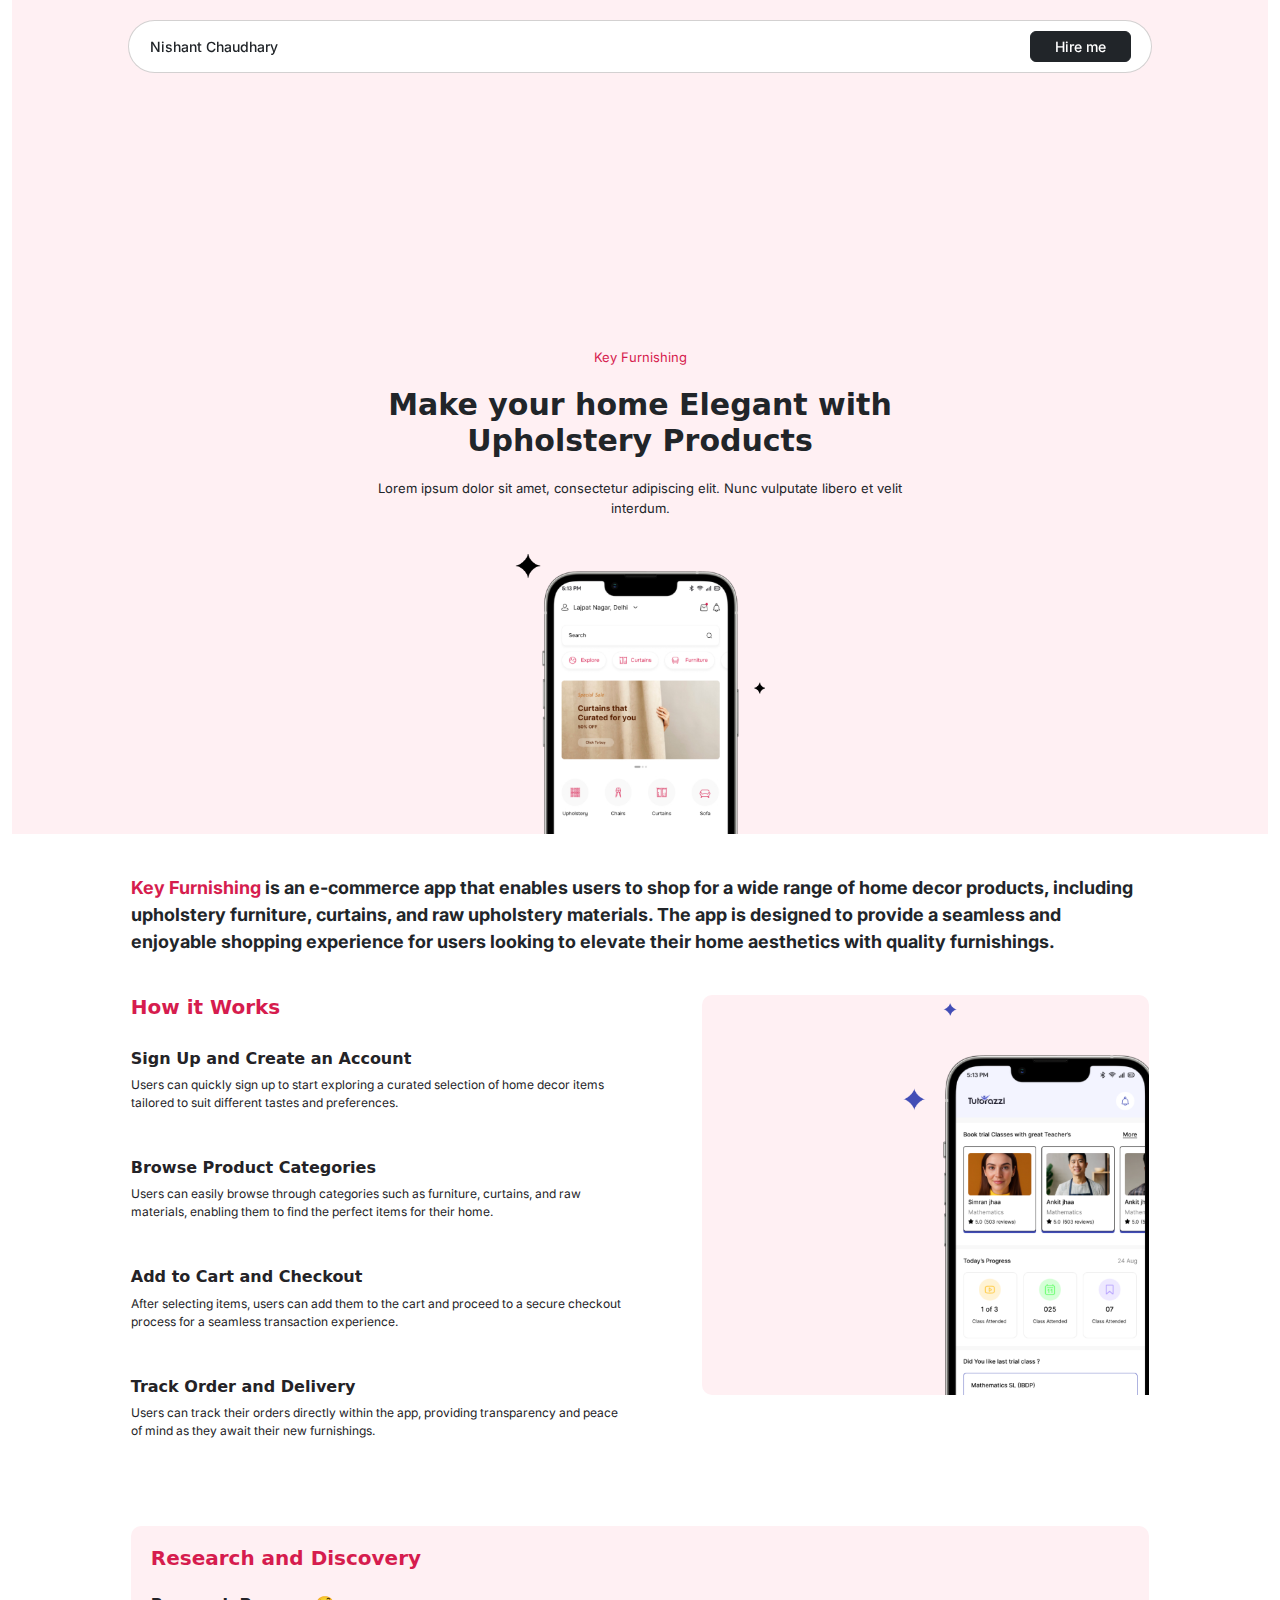
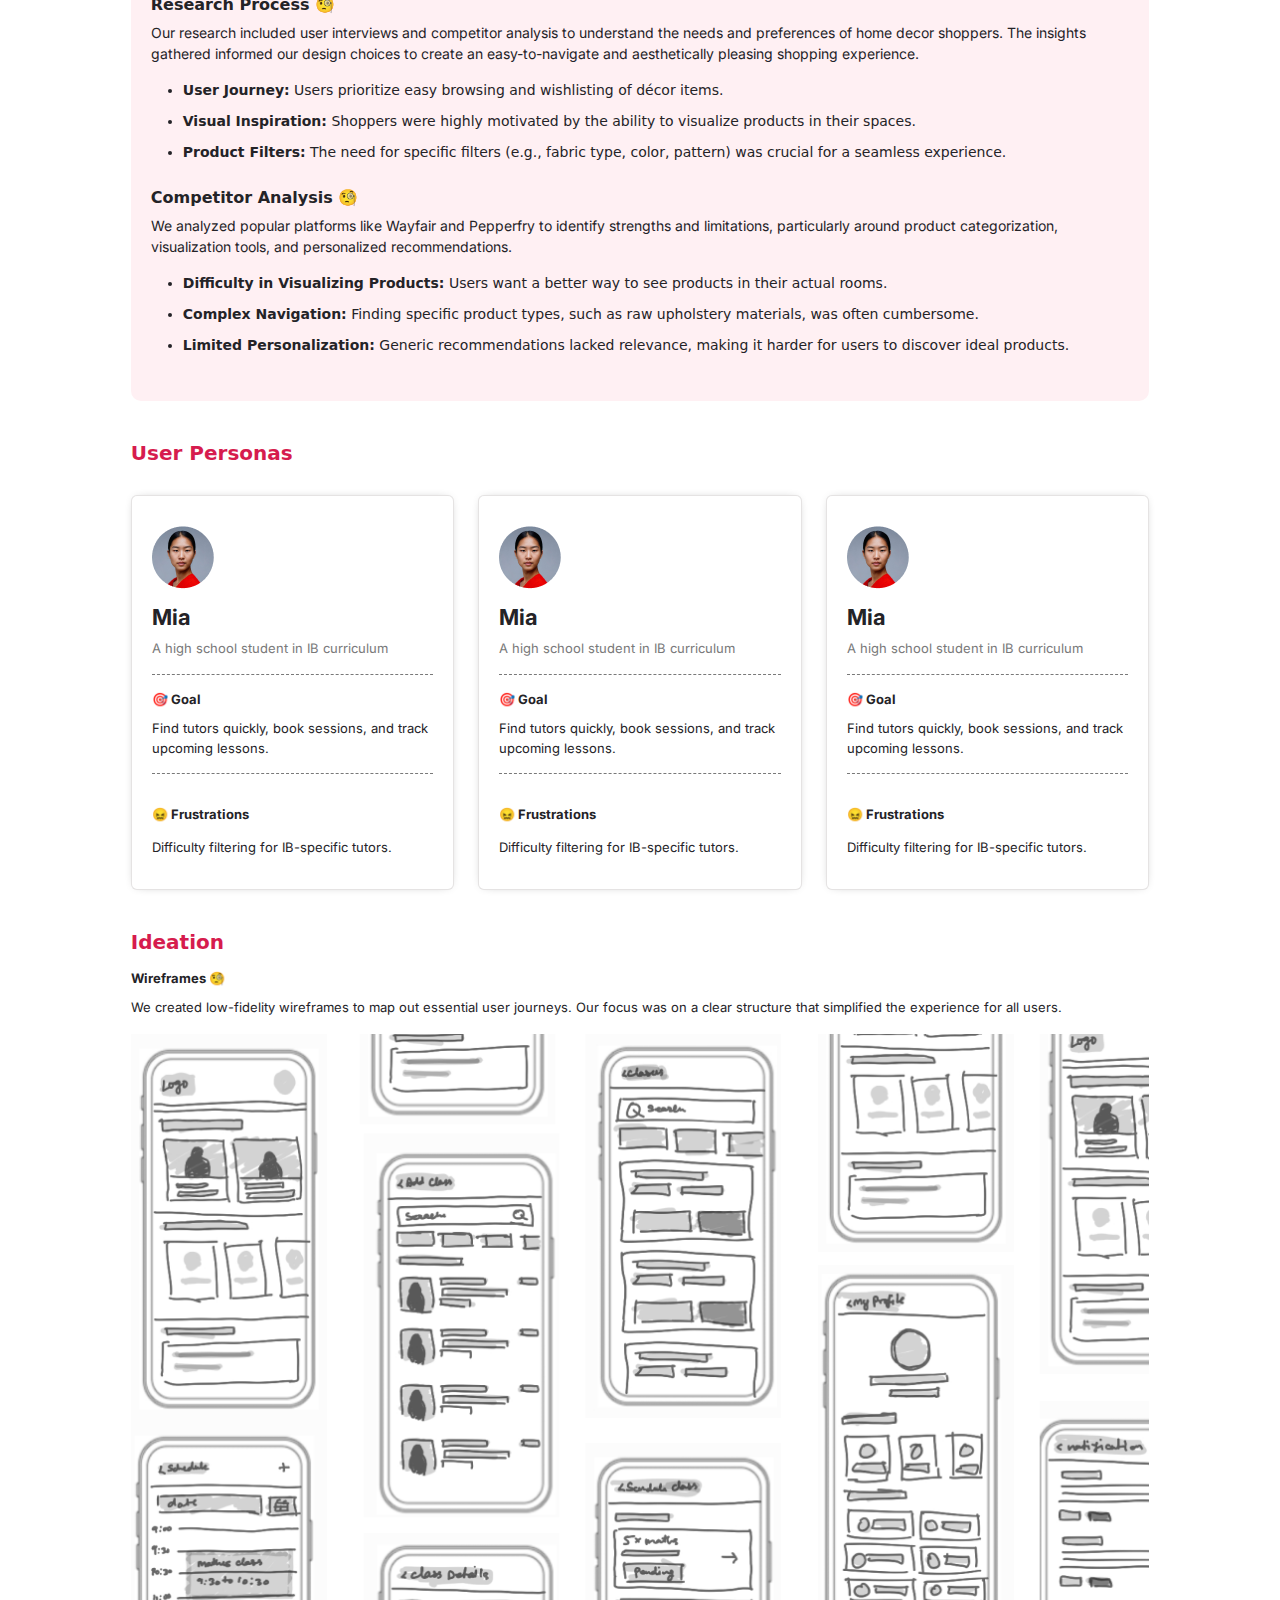
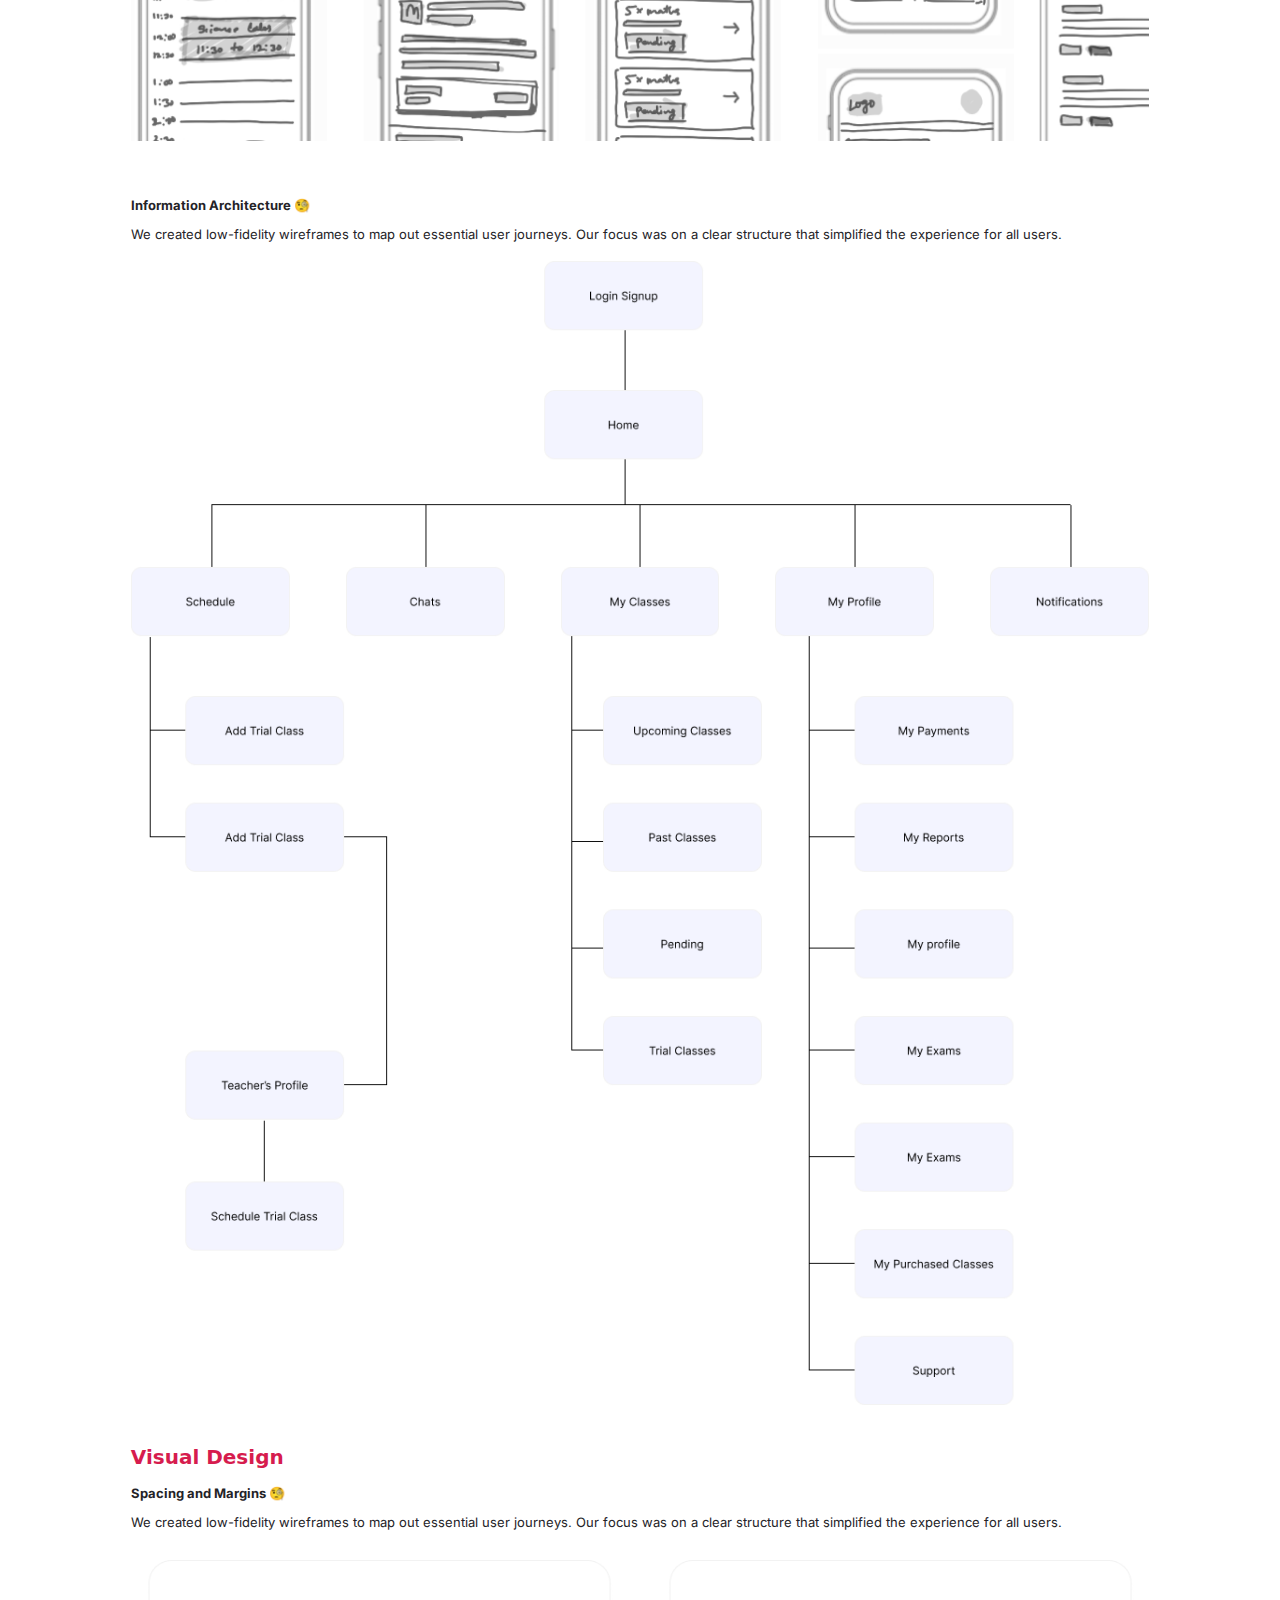
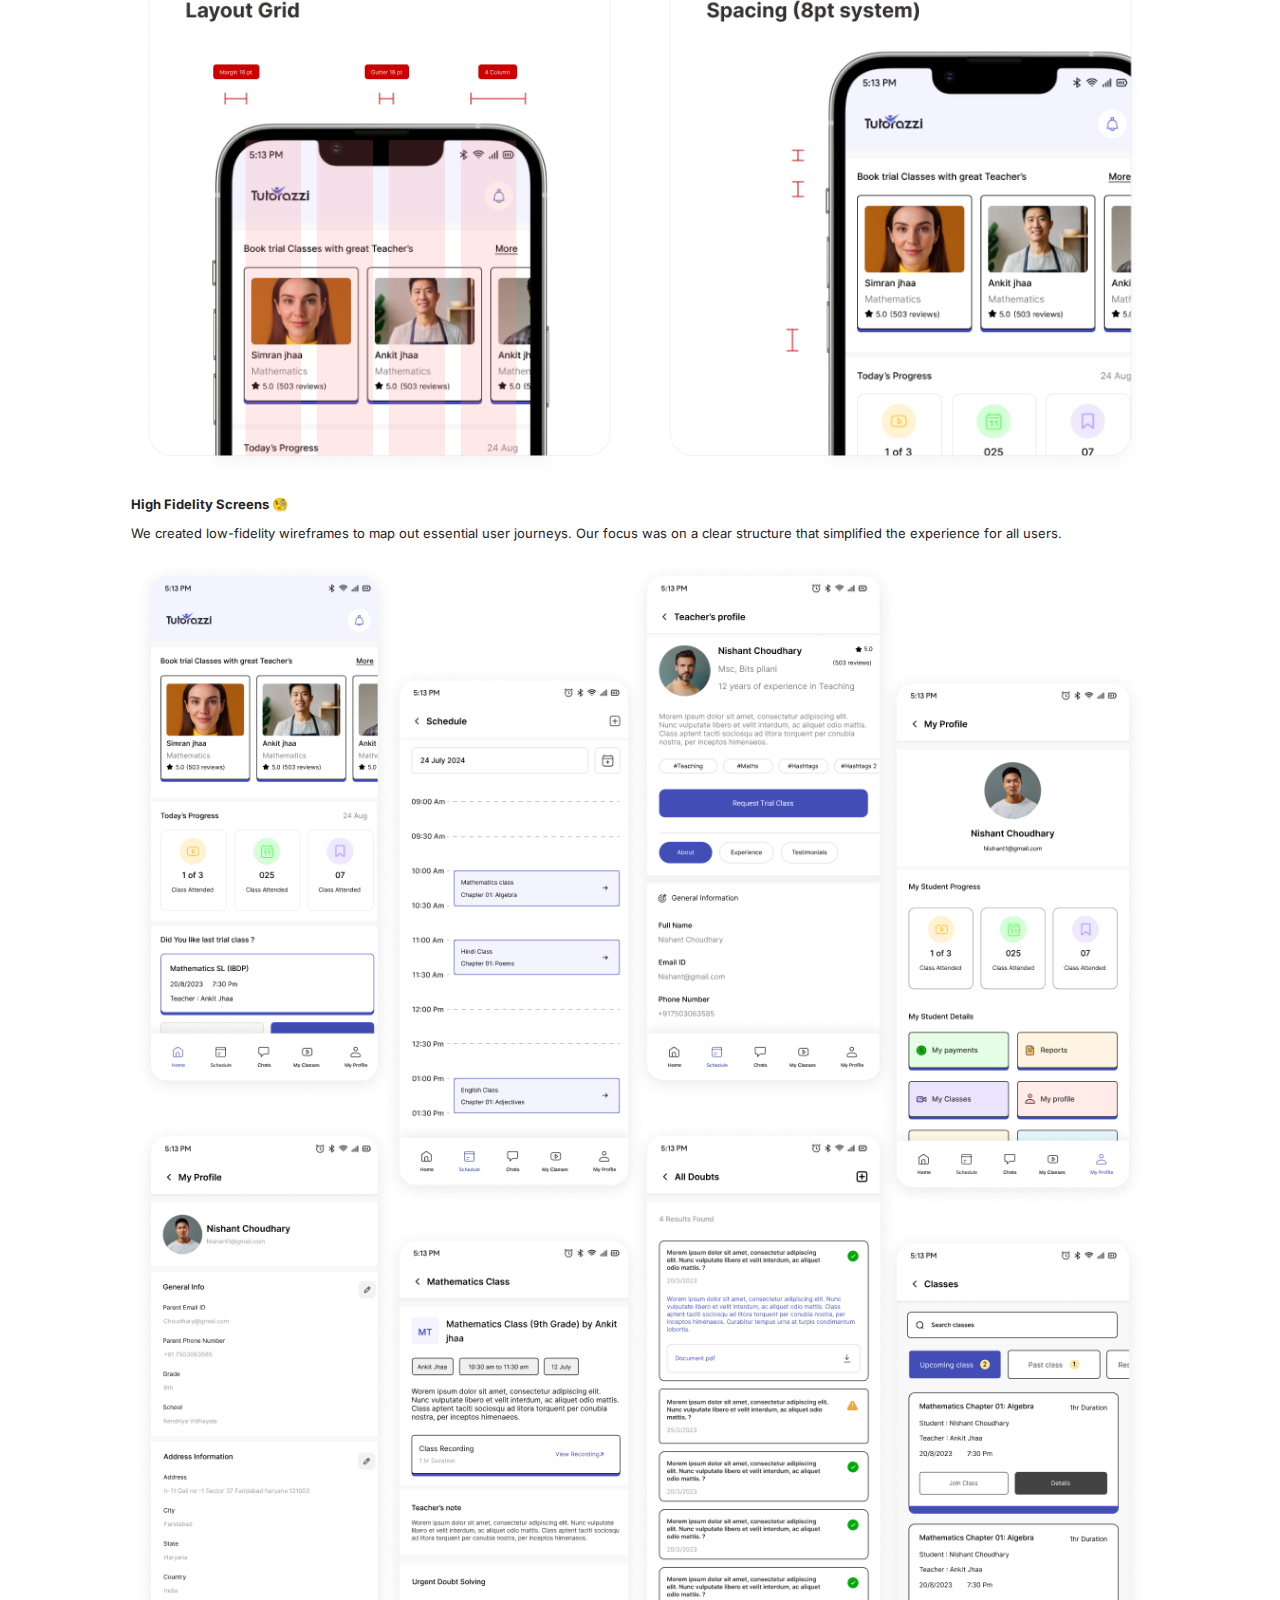
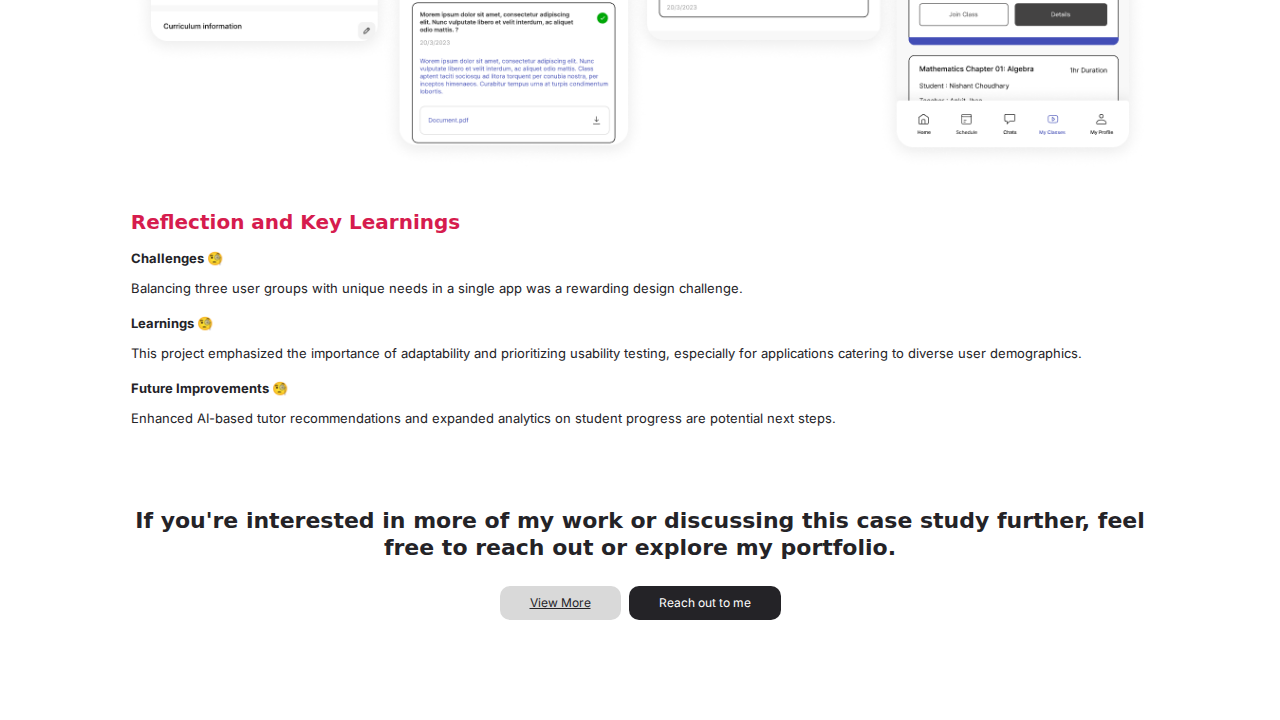
<file: keyfurnish.html>
<!DOCTYPE html>
<html lang="en">

<head>
    <meta charset="UTF-8">
    <meta name="viewport" content="width=device-width, initial-scale=1.0">
    <title>Nishant Chaudhary Web Portfolio</title>

    <!-- import stylesheets -->
    <link rel="stylesheet" href="https://cdnjs.cloudflare.com/ajax/libs/bootstrap/5.3.3/css/bootstrap.min.css" />
    <link rel="stylesheet" href="./style.css">
    <style>
        :root {
            --color-blue: #D61C4E;
            --color-blue-100: #FFF0F3;
        }
    </style>
    <link rel="stylesheet" href="./main.css">

    <link rel="stylesheet" href="https://cdn.jsdelivr.net/npm/swiper@11/swiper-bundle.min.css" />

</head>

<body>
    <div class="root">
        <div class="container-fluid" style="height: 100vh;">

            <section class="home-section" style="background-color: #FFF0F3;">
                <!-- navbar  -->
                <div class="navbar navbar-style">
                    <div>
                        <a class="btn menu-text-style" href="/"><span>Nishant Chaudhary</span></a>
                    </div>
                    <div class="d-flex justify-content-between align-items-center gap-3">
                        <!-- <a href="http://" class="btn menu-text-style"><span>Other Projects</span></a>
                        <a href="http://" class="btn menu-text-style"><span>About me</span></a> -->
                        <a href="http://">
                            <button class="btn btn-dark px-4 py-1 menu-text-style">Hire me</button>
                        </a>
                    </div>
                </div>
                <span class="title-hightlight" style="--color-scheme: #D61C4E;">Key Furnishing</span>
                <h1 class="section-title  lg">
                    Make your home Elegant with <br> Upholstery Products
                </h1>
                <h1 class="section-title md">
                    Make your home Elegant with <br> Upholstery Products
                </h1>

                <p class="section-para lg">
                    Lorem ipsum dolor sit amet, consectetur adipiscing elit. Nunc vulputate libero et velit
                    <br>
                    interdum.
                </p>
                <p class="section-para md">
                    Lorem ipsum dolor sit amet, consectetur adipiscing elit. Nunc vulputate libero et velit
                    interdum.
                </p>

                <img src="./assets/img/keyfurnishing-vector.png" alt="keyfurnishing-vector" class="section-vector">
            </section>

            <section class="container-md container-main-80">
                <p class="cs-description">
                    <span class="cs-highlight">Key Furnishing</span> is an e-commerce app that enables users to shop for
                    a wide range of home decor products, including upholstery furniture, curtains, and raw upholstery
                    materials. The app is designed to provide a seamless and enjoyable shopping experience for users
                    looking to elevate their home aesthetics with quality furnishings.
                </p>

                <div class="row how-it-works">
                    <div class="col-md-6 col-12">
                        <h3 class="how-it-works-title">How it Works</h3>

                        <div class="how-it-works-pointers">
                            <ul>
                                <li>
                                    <div class="circle"></div>
                                    <div>
                                        <h4 class="qa">Sign Up and Create an Account</h4>
                                        <p class="ans">Users can quickly sign up to start exploring a curated selection
                                            of home decor items tailored to suit different tastes and preferences.</p>
                                    </div>
                                </li>
                                <li>
                                    <div class="circle"></div>
                                    <div>
                                        <h4 class="qa">Browse Product Categories</h4>
                                        <p class="ans">Users can easily browse through categories such as furniture,
                                            curtains, and raw materials, enabling them to find the perfect items for
                                            their home.</p>
                                    </div>
                                </li>
                                <li>
                                    <div class="circle"></div>
                                    <div>
                                        <h4 class="qa">Add to Cart and Checkout</h4>
                                        <p class="ans">After selecting items, users can add them to the cart and proceed
                                            to a secure checkout process for a seamless transaction experience.</p>
                                    </div>
                                </li>
                                <li>
                                    <div class="circle"></div>
                                    <div>
                                        <h4 class="qa">Track Order and Delivery</h4>
                                        <p class="ans">Users can track their orders directly within the app, providing
                                            transparency and peace of mind as they await their new furnishings.</p>
                                    </div>
                                </li>
                            </ul>
                        </div>
                    </div>
                    <div class="col-md-6 col-12">
                        <div class="vector-container">
                            <img src="./assets/img/tutoraazi-how-it-works.png" alt="tutoraazi-how-it-works">
                        </div>
                    </div>
                </div>

                <div class="research">
                    <h4 class="research-title">Research and Discovery</h4>

                    <div class="process">
                        <h5 class="process-title">Research Process 🧐</h5>
                        <p class="processs-desc">Our research included user interviews and competitor analysis to
                            understand the needs and preferences of home decor shoppers. The insights gathered informed
                            our design choices to create an easy-to-navigate and aesthetically pleasing shopping
                            experience.</p>

                        <ul>
                            <li><b>User Journey:</b> Users prioritize easy browsing and wishlisting of décor items.</li>
                            <li><b>Visual Inspiration:</b> Shoppers were highly motivated by the ability to visualize
                                products in their spaces.</li>
                            <li><b>Product Filters:</b> The need for specific filters (e.g., fabric type, color,
                                pattern) was crucial for a seamless experience.</li>
                        </ul>
                    </div>

                    <div class="process">
                        <h5 class="process-title">Competitor Analysis 🧐</h5>
                        <p class="processs-desc">We analyzed popular platforms like Wayfair and Pepperfry to identify
                            strengths and limitations, particularly around product categorization, visualization tools,
                            and personalized recommendations.</p>
                        <ul>
                            <li><b>Difficulty in Visualizing Products:</b> Users want a better way to see products in
                                their actual rooms.</li>
                            <li><b>Complex Navigation:</b> Finding specific product types, such as raw upholstery
                                materials, was often cumbersome.</li>
                            <li><b>Limited Personalization:</b> Generic recommendations lacked relevance, making it
                                harder for users to discover ideal products.</li>
                        </ul>
                    </div>
                </div>

                <div class="user-personas">
                    <h4 class="user-personas-title">User Personas</h4>

                    <div class="row">
                        <div class="col-4">
                            <div class="card">
                                <div class="user">
                                    <img src="./assets/img/user-persona-1.png" alt="user persona">
                                    <p class="user-name">Mia</p>
                                    <span class="user-bio">A high school student in IB curriculum</span>
                                </div>
                                <div class="goal">
                                    <p class="division-title">🎯 Goal</p>
                                    <p class="goal-description">Find tutors quickly, book sessions, and track
                                        upcoming lessons.</p>
                                </div>

                                <div class="frustration">
                                    <p class="division-title">😖 Frustrations</p>
                                    <span class="goal-description">Difficulty filtering for IB-specific tutors.</span>
                                </div>
                            </div>
                        </div>
                        <div class="col-4">
                            <div class="card">
                                <div class="user">
                                    <img src="./assets/img/user-persona-1.png" alt="user persona">
                                    <p class="user-name">Mia</p>
                                    <span class="user-bio">A high school student in IB curriculum</span>
                                </div>
                                <div class="goal">
                                    <p class="division-title">🎯 Goal</p>
                                    <p class="goal-description">Find tutors quickly, book sessions, and track
                                        upcoming lessons.</p>
                                </div>

                                <div class="frustration">
                                    <p class="division-title">😖 Frustrations</p>
                                    <span class="goal-description">Difficulty filtering for IB-specific tutors.</span>
                                </div>
                            </div>
                        </div>
                        <div class="col-4">
                            <div class="card">
                                <div class="user">
                                    <img src="./assets/img/user-persona-1.png" alt="user persona">
                                    <p class="user-name">Mia</p>
                                    <span class="user-bio">A high school student in IB curriculum</span>
                                </div>
                                <div class="goal">
                                    <p class="division-title">🎯 Goal</p>
                                    <p class="goal-description">Find tutors quickly, book sessions, and track
                                        upcoming lessons.</p>
                                </div>

                                <div class="frustration">
                                    <p class="division-title">😖 Frustrations</p>
                                    <span class="goal-description">Difficulty filtering for IB-specific tutors.</span>
                                </div>
                            </div>
                        </div>
                    </div>
                </div>


                <div class="ideation">
                    <h4 class="ideation-heading">Ideation</h4>

                    <div class="ideation-section">
                        <p class="ideation-title">Wireframes 🧐</p>
                        <p class="ideation-para">We created low-fidelity wireframes to map out essential user journeys.
                            Our focus was on a clear structure that simplified the experience for all users.</p>

                        <img src="./assets/img/ideation-wireframe.png" alt="ideation wirefram" class="wireframe">
                    </div>

                    <div class="ideation-section">
                        <p class="ideation-title">Information Architecture 🧐</p>
                        <p class="ideation-para">We created low-fidelity wireframes to map out essential user journeys.
                            Our focus was on a clear structure that simplified the experience for all users.</p>

                        <img src="./assets/img/ideation-arch.png" alt="ideation arch" class="wireframe">
                    </div>
                </div>


                <div class="visual-design">
                    <h4 class="visual-heading">Visual Design</h4>
                    <p class="visual-title">Spacing and Margins 🧐</p>
                    <p class="visual-para">We created low-fidelity wireframes to map out essential user journeys. Our
                        focus was on a clear structure that simplified the experience for all users.</p>

                    <div class="row">
                        <div class="col-6"><img src="./assets/img/visual-design-1.png" alt="visual Design"></div>
                        <div class="col-6"><img src="./assets/img/visual-design-2.png" alt="visual Design"></div>
                    </div>

                    <p class="visual-title">High Fidelity Screens 🧐</p>
                    <p class="visual-para">We created low-fidelity wireframes to map out essential user journeys. Our
                        focus was on a clear structure that simplified the experience for all users.</p>

                    <img src="./assets/img/visual-design-3.png" alt="visual Design">

                </div>

                <div class="reflection">
                    <h4 class="reflection-heading">Reflection and Key Learnings</h4>

                    <p class="reflection-title">Challenges 🧐</p>
                    <p class="reflection-para">Balancing three user groups with unique needs in a single app was a
                        rewarding design challenge.</p>

                    <p class="reflection-title">Learnings 🧐</p>
                    <p class="reflection-para">This project emphasized the importance of adaptability and prioritizing
                        usability testing, especially for applications catering to diverse user demographics.</p>


                    <p class="reflection-title">Future Improvements 🧐</p>
                    <p class="reflection-para">Enhanced AI-based tutor recommendations and expanded analytics on student
                        progress are potential next steps.</p>

                </div>

                <div class="footer">

                    <h2 class="footer-contact">If you're interested in more of my work or discussing this case study
                        further,
                        feel free to reach out or explore my portfolio.</h2>
                    <div class="d-flex justify-content-center gap-2">
                        <a href="/" class="button secondary">View More</a>
                        <button class="button dark">Reach out to me</button>
                    </div>
                </div>
            </section>

        </div>
    </div>



    <!-- import js scripts  -->
    <script src="https://cdn.jsdelivr.net/npm/swiper@11/swiper-bundle.min.js"></script>
    <script src="./index.js"></script>


</body>

</html>
</file>
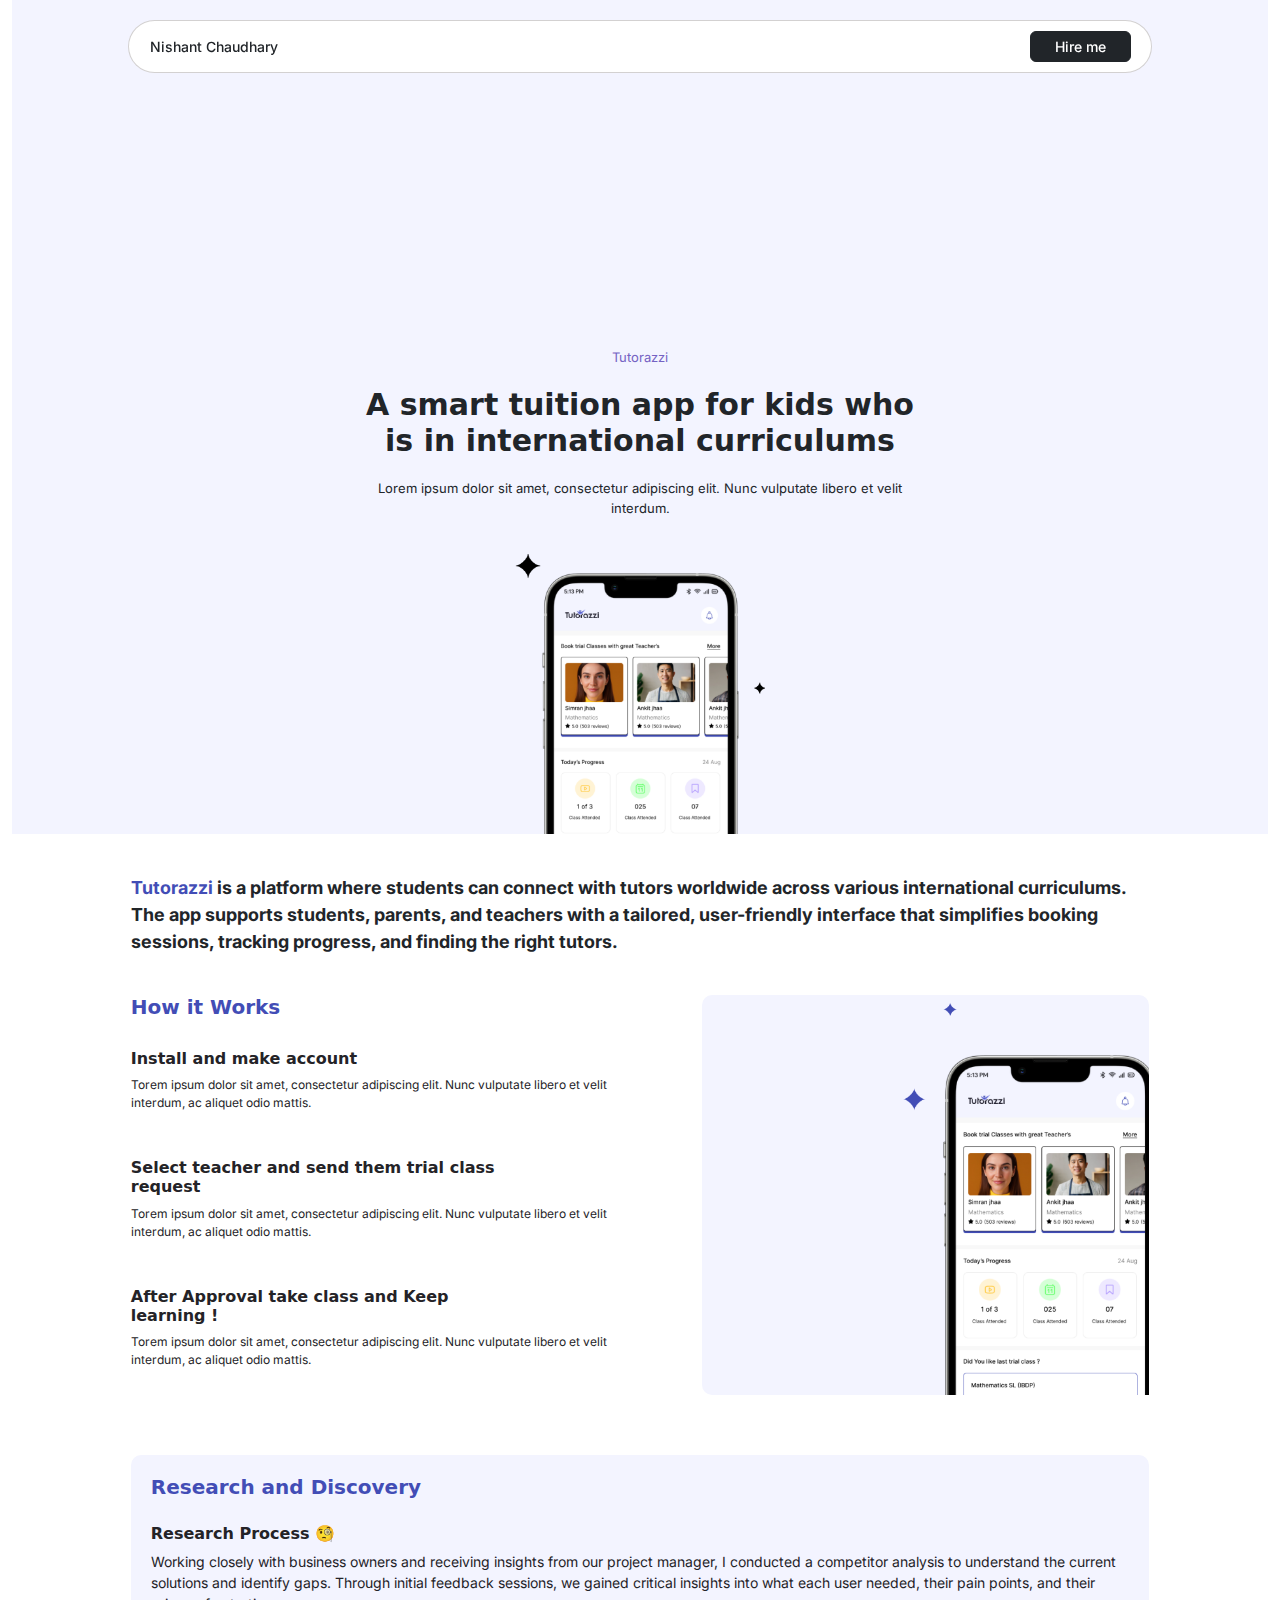
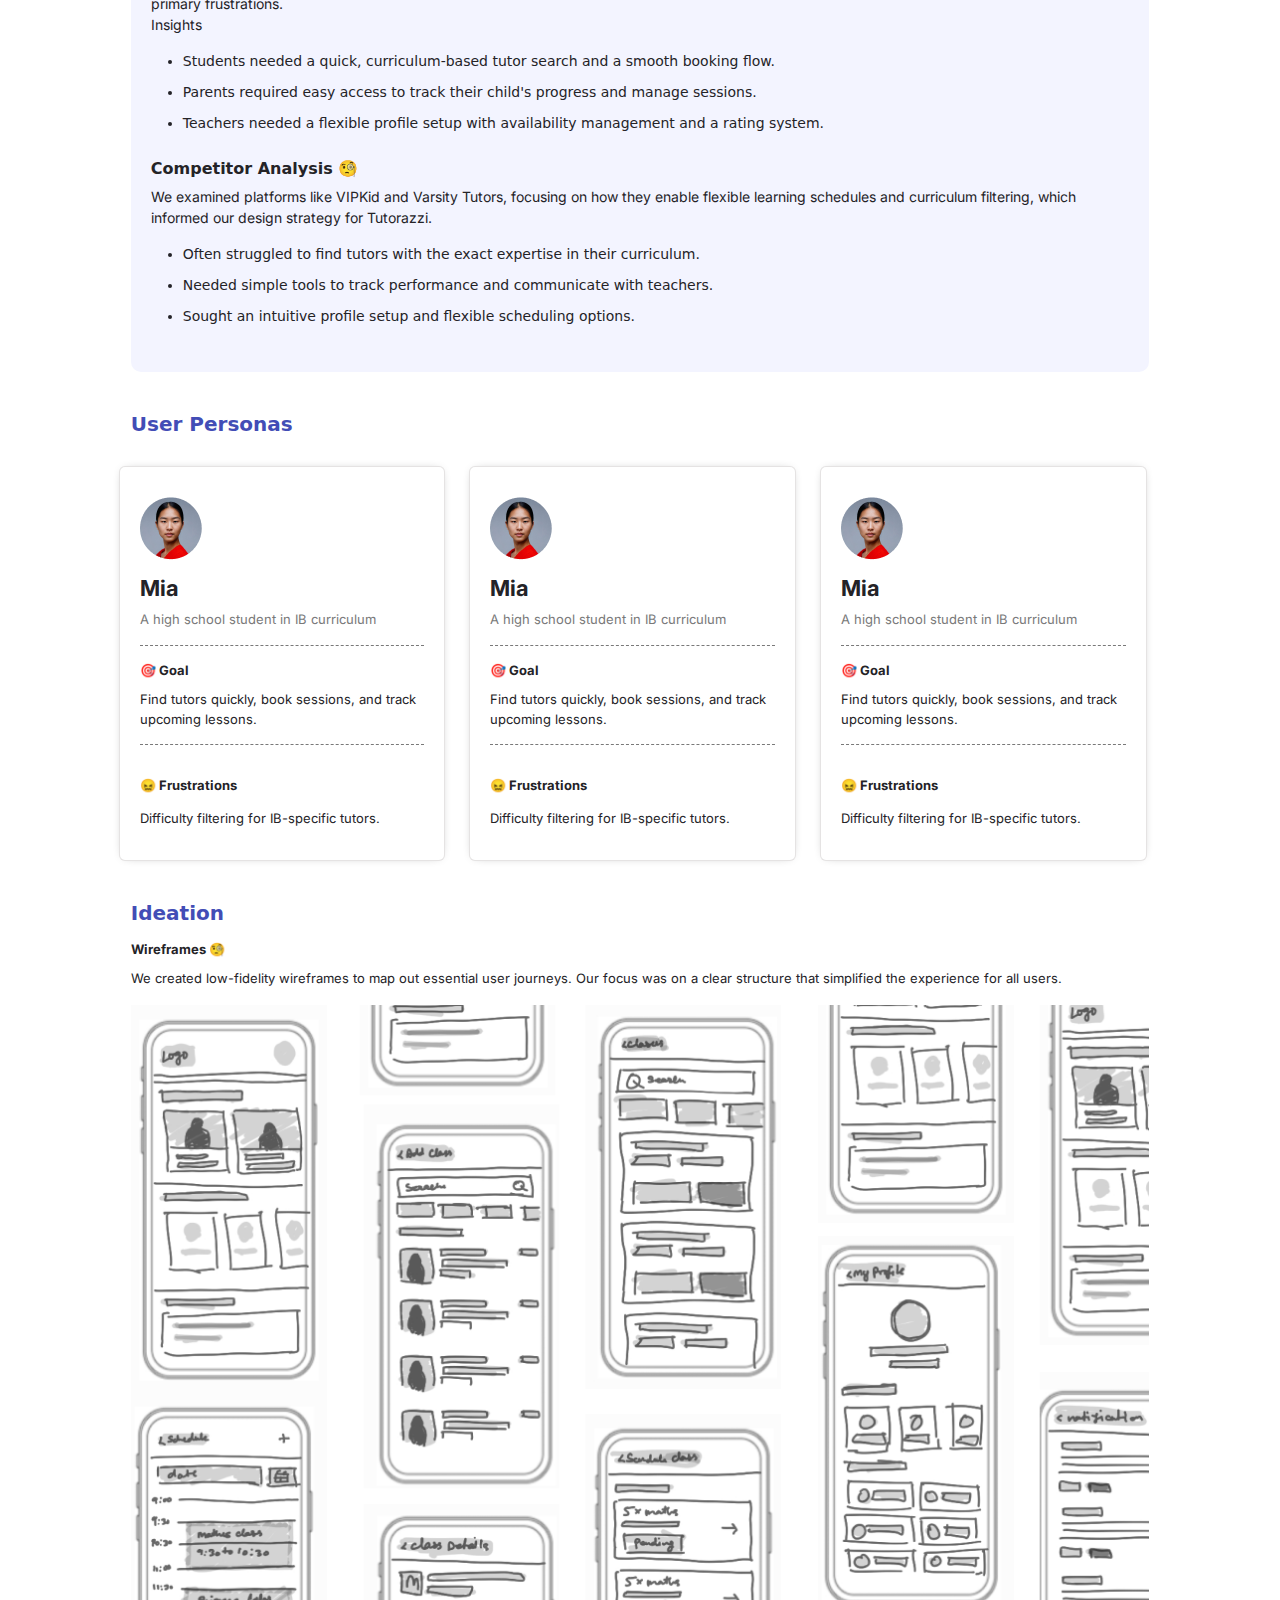
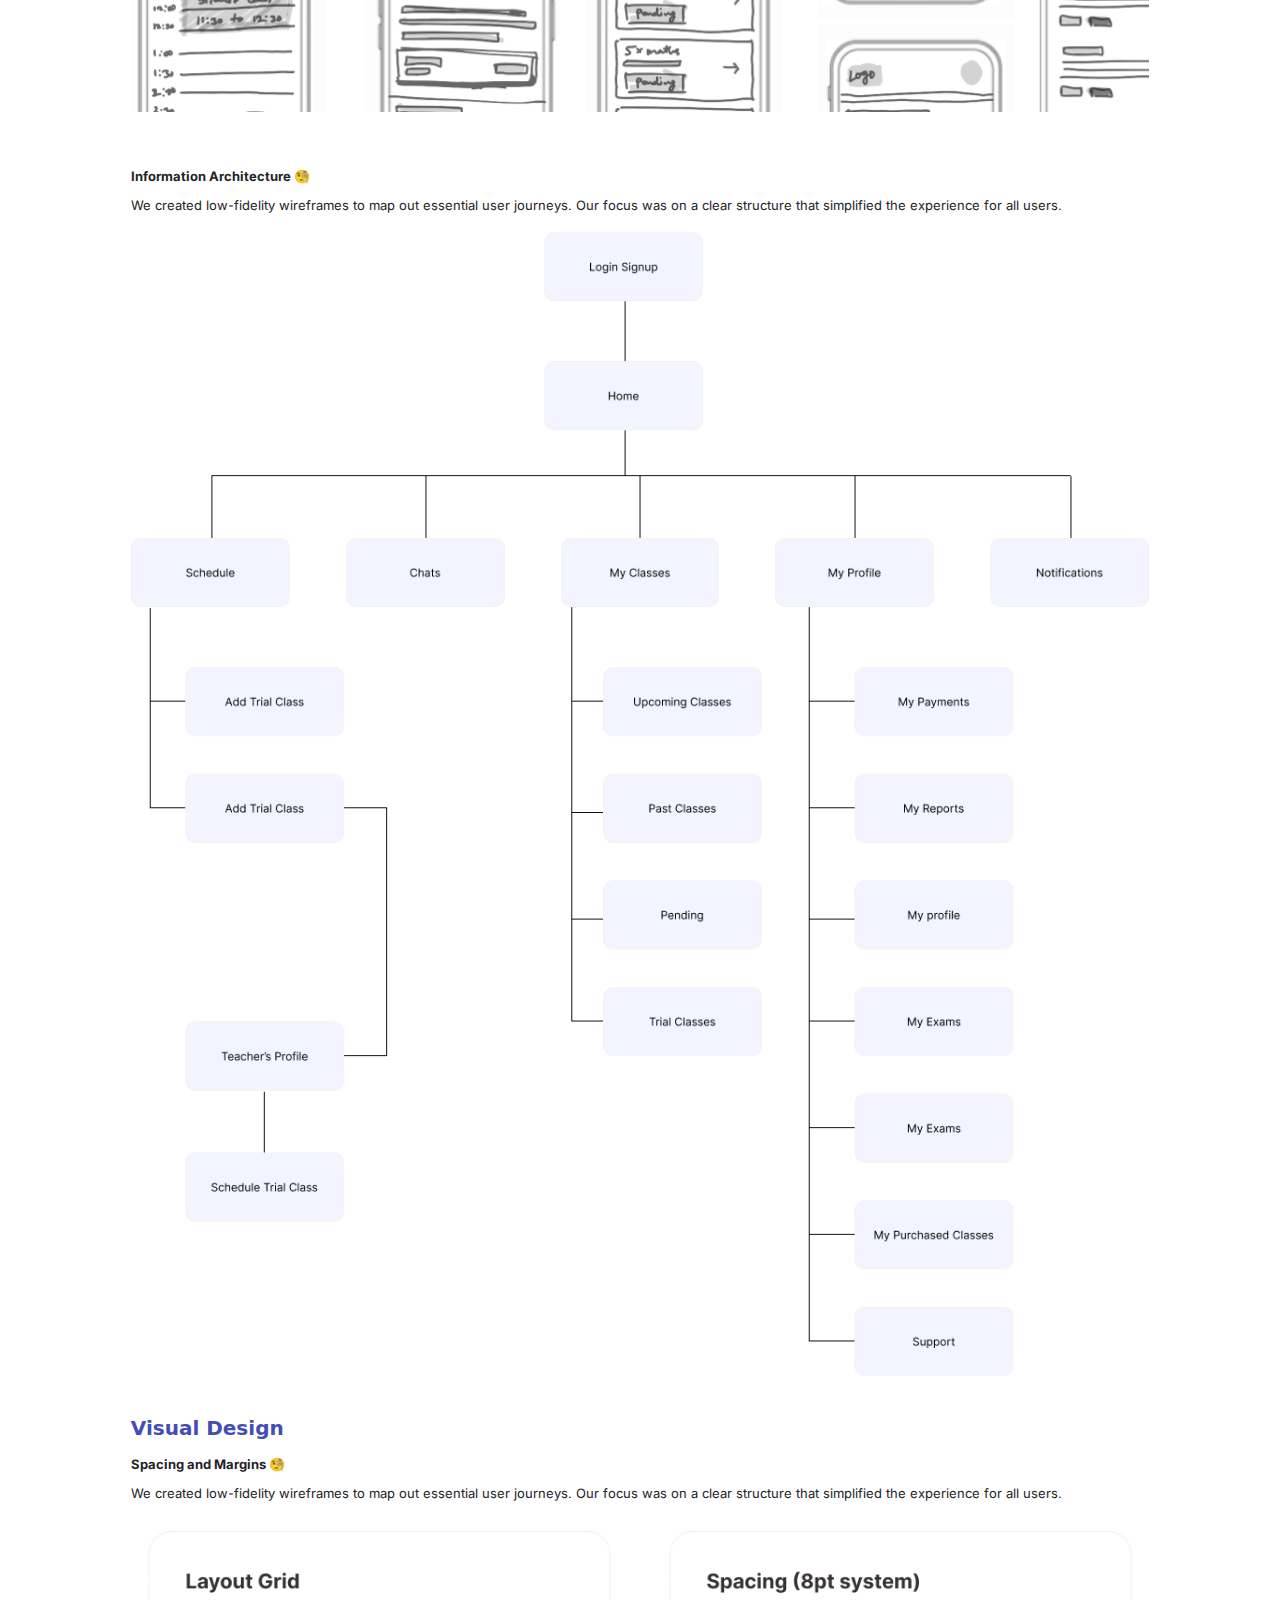
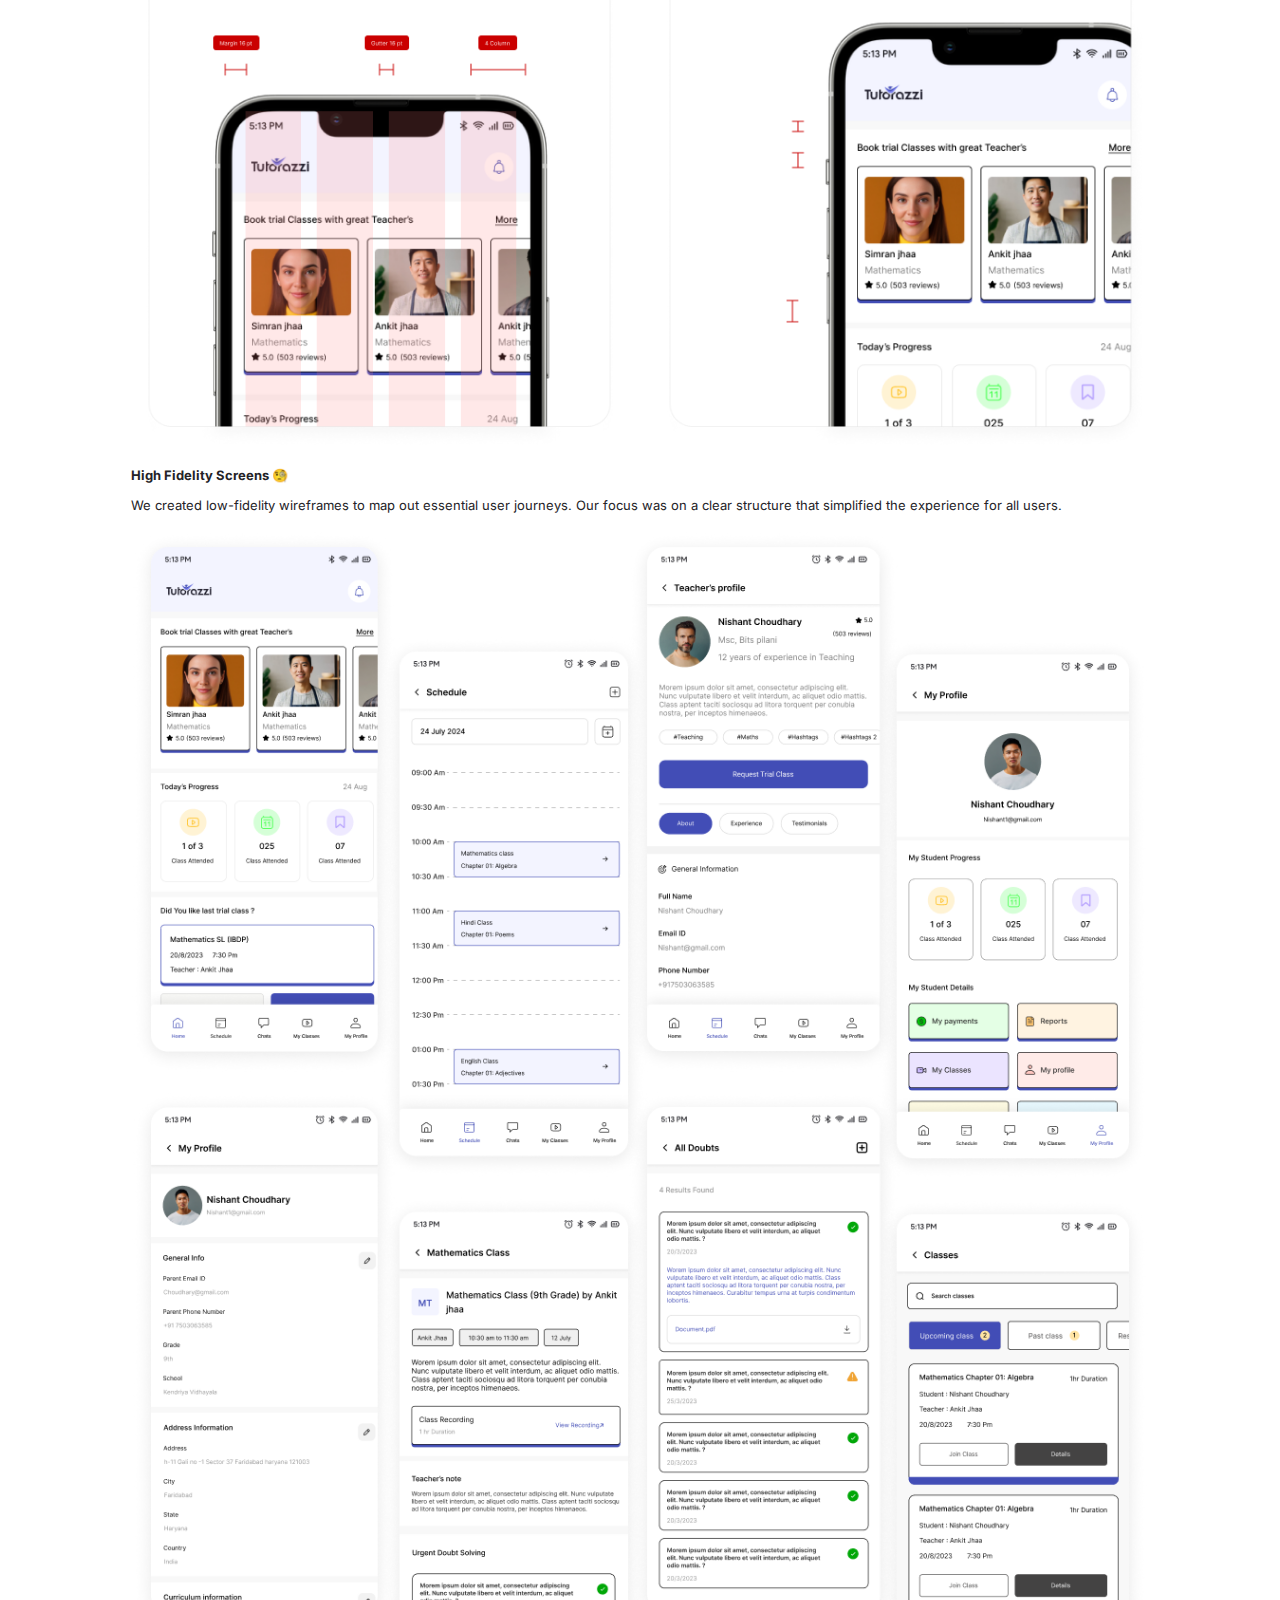
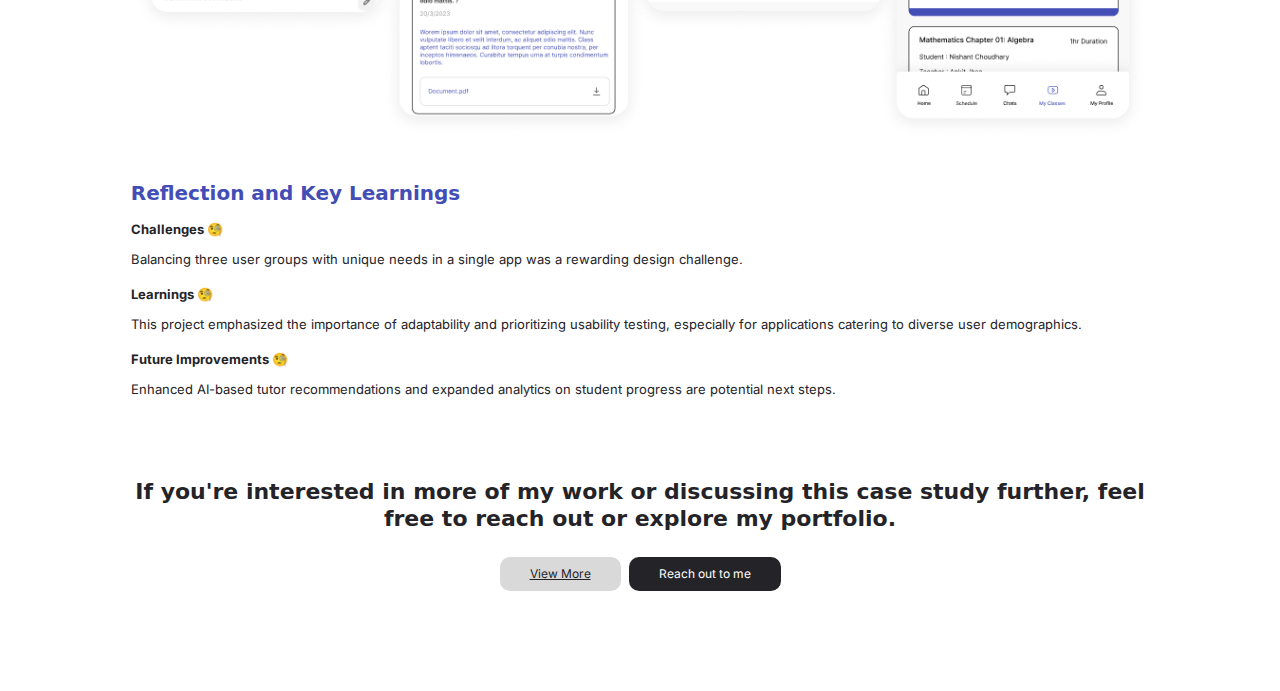
<file: tutoraazi.html>
<!DOCTYPE html>
<html lang="en">

<head>
    <meta charset="UTF-8">
    <meta name="viewport" content="width=device-width, initial-scale=1.0">
    <title>Nishant Chaudhary Web Portfolio</title>

    <!-- import stylesheets -->
    <link rel="stylesheet" href="https://cdnjs.cloudflare.com/ajax/libs/bootstrap/5.3.3/css/bootstrap.min.css" />
    <link rel="stylesheet" href="./style.css">
    <link rel="stylesheet" href="./main.css">

    <link rel="stylesheet" href="https://cdn.jsdelivr.net/npm/swiper@11/swiper-bundle.min.css" />

</head>

<body>
    <div class="root">
        <div class="container-fluid" style="height: 100vh;">

            <section class="home-section" style="background-color: #F3F4FF;">
                <div class="navbar navbar-style">
                    <div>
                        <a class="btn menu-text-style" href="/"><span>Nishant Chaudhary</span></a>
                    </div>
                    <div class="d-flex justify-content-between align-items-center gap-3">
                        <!-- <a href="http://" class="btn menu-text-style"><span>Other Projects</span></a>
                        <a href="http://" class="btn menu-text-style"><span>About me</span></a> -->
                        <a href="http://">
                            <button class="btn btn-dark px-4 py-1 menu-text-style">Hire me</button>
                        </a>
                    </div>
                </div>
                <!-- navbar  -->
                <span class="title-hightlight" style="--color-scheme: #7462C3;">Tutorazzi</span>
                <h1 class="section-title lg">
                    A smart tuition app for kids who <br> is in international curriculums
                </h1>
                <h1 class="section-title md">
                    A smart tuition app for <br> kids who is in <br> international curriculums
                </h1>

                <p class="section-para lg">
                    Lorem ipsum dolor sit amet, consectetur adipiscing elit. Nunc vulputate libero et velit
                    <br>
                    interdum.
                </p>
                <p class="section-para md">
                    Lorem ipsum dolor sit amet, consectetur adipiscing elit. Nunc vulputate libero et velit
                    interdum.
                </p>

                <img src="./assets/img/tutoraazi-vector.png" alt="tutoraazi-vector" class="section-vector">
            </section>

            <section class="container-md container-main-80">
                <p class="cs-description">
                    <span class="cs-highlight">Tutorazzi</span> is a platform where students can connect with tutors
                    worldwide across various international curriculums. The app supports students, parents,
                    and teachers with a tailored, user-friendly interface that simplifies booking sessions,
                    tracking progress, and finding the right tutors.
                </p>

                <div class="row how-it-works">
                    <div class="col-md-6 col-12">
                        <h3 class="how-it-works-title">How it Works</h3>

                        <div class="how-it-works-pointers">
                            <ul>
                                <li>
                                    <div class="circle"></div>
                                    <div>
                                        <h4 class="qa">Install and make account</h4>
                                        <p class="ans">Torem ipsum dolor sit amet, consectetur adipiscing elit. Nunc
                                            vulputate libero et velit interdum, ac aliquet odio mattis.</p>
                                    </div>
                                </li>
                                <li>
                                    <div class="circle"></div>
                                    <div>
                                        <h4 class="qa">Select teacher and send them trial class <br>request</h4>
                                        <p class="ans">Torem ipsum dolor sit amet, consectetur adipiscing elit. Nunc
                                            vulputate libero et velit interdum, ac aliquet odio mattis.</p>
                                    </div>
                                </li>
                                <li>
                                    <div class="circle"></div>
                                    <div>
                                        <h4 class="qa">After Approval take class and Keep <br>learning !</h4>
                                        <p class="ans">Torem ipsum dolor sit amet, consectetur adipiscing elit. Nunc
                                            vulputate libero et velit interdum, ac aliquet odio mattis.</p>
                                    </div>
                                </li>
                            </ul>
                        </div>
                    </div>
                    <div class="col-md-6 col-12">
                        <div class="vector-container">
                            <img src="./assets/img/tutoraazi-how-it-works.png" alt="tutoraazi-how-it-works">
                        </div>
                    </div>
                </div>

                <div class="research">
                    <h4 class="research-title">Research and Discovery</h4>

                    <div class="process">
                        <h5 class="process-title">Research Process 🧐</h5>
                        <p class="processs-desc">Working closely with business owners and receiving insights from our
                            project manager, I conducted a competitor analysis to understand the current solutions and
                            identify gaps. Through initial feedback sessions, we gained critical insights into what each
                            user needed, their pain points, and their primary frustrations.
                            <br> Insights
                        </p>

                        <ul>
                            <li>Students needed a quick, curriculum-based tutor search and a smooth booking flow.</li>
                            <li>Parents required easy access to track their child's progress and manage sessions.</li>
                            <li>Teachers needed a flexible profile setup with availability management and a rating
                                system.</li>
                        </ul>
                    </div>

                    <div class="process">
                        <h5 class="process-title">Competitor Analysis 🧐</h5>
                        <p class="processs-desc">We examined platforms like VIPKid and Varsity Tutors, focusing on how
                            they enable flexible learning schedules and curriculum filtering, which informed our design
                            strategy for Tutorazzi.</p>

                        <ul>
                            <li>Often struggled to find tutors with the exact expertise in their curriculum.</li>
                            <li>Needed simple tools to track performance and communicate with teachers.</li>
                            <li>Sought an intuitive profile setup and flexible scheduling options.</li>
                        </ul>
                    </div>
                </div>

                <div class="user-personas">
                    <h4 class="user-personas-title">User Personas</h4>

                    <div class="row gap-4">
                        <div class="col-12 col-md-4 px-md-0 px-4">
                            <div class="card">
                                <div class="user">
                                    <img src="./assets/img/user-persona-1.png" alt="user persona">
                                    <p class="user-name">Mia</p>
                                    <span class="user-bio">A high school student in IB curriculum</span>
                                </div>
                                <div class="goal">
                                    <p class="division-title">🎯 Goal</p>
                                    <p class="goal-description">Find tutors quickly, book sessions, and track
                                        upcoming lessons.</p>
                                </div>

                                <div class="frustration">
                                    <p class="division-title">😖 Frustrations</p>
                                    <span class="goal-description">Difficulty filtering for IB-specific tutors.</span>
                                </div>
                            </div>
                        </div>
                        <div class="col-12 col-md-4 px-md-0 px-4">
                            <div class="card">
                                <div class="user">
                                    <img src="./assets/img/user-persona-1.png" alt="user persona">
                                    <p class="user-name">Mia</p>
                                    <span class="user-bio">A high school student in IB curriculum</span>
                                </div>
                                <div class="goal">
                                    <p class="division-title">🎯 Goal</p>
                                    <p class="goal-description">Find tutors quickly, book sessions, and track
                                        upcoming lessons.</p>
                                </div>

                                <div class="frustration">
                                    <p class="division-title">😖 Frustrations</p>
                                    <span class="goal-description">Difficulty filtering for IB-specific tutors.</span>
                                </div>
                            </div>
                        </div>
                        <div class="col-12 col-md-4 px-md-0 px-4">
                            <div class="card">
                                <div class="user">
                                    <img src="./assets/img/user-persona-1.png" alt="user persona">
                                    <p class="user-name">Mia</p>
                                    <span class="user-bio">A high school student in IB curriculum</span>
                                </div>
                                <div class="goal">
                                    <p class="division-title">🎯 Goal</p>
                                    <p class="goal-description">Find tutors quickly, book sessions, and track
                                        upcoming lessons.</p>
                                </div>

                                <div class="frustration">
                                    <p class="division-title">😖 Frustrations</p>
                                    <span class="goal-description">Difficulty filtering for IB-specific tutors.</span>
                                </div>
                            </div>
                        </div>
                    </div>
                </div>


                <div class="ideation">
                    <h4 class="ideation-heading">Ideation</h4>

                    <div class="ideation-section">
                        <p class="ideation-title">Wireframes 🧐</p>
                        <p class="ideation-para">We created low-fidelity wireframes to map out essential user journeys.
                            Our focus was on a clear structure that simplified the experience for all users.</p>

                        <img src="./assets/img/ideation-wireframe.png" alt="ideation wirefram" class="wireframe">
                    </div>

                    <div class="ideation-section">
                        <p class="ideation-title">Information Architecture 🧐</p>
                        <p class="ideation-para">We created low-fidelity wireframes to map out essential user journeys.
                            Our focus was on a clear structure that simplified the experience for all users.</p>

                        <img src="./assets/img/ideation-arch.png" alt="ideation arch" class="wireframe">
                    </div>
                </div>


                <div class="visual-design">
                    <h4 class="visual-heading">Visual Design</h4>
                    <p class="visual-title">Spacing and Margins 🧐</p>
                    <p class="visual-para">We created low-fidelity wireframes to map out essential user journeys. Our
                        focus was on a clear structure that simplified the experience for all users.</p>

                    <div class="row">
                        <div class="col-6"><img src="./assets/img/visual-design-1.png" alt="visual Design"></div>
                        <div class="col-6"><img src="./assets/img/visual-design-2.png" alt="visual Design"></div>
                    </div>

                    <p class="visual-title">High Fidelity Screens 🧐</p>
                    <p class="visual-para">We created low-fidelity wireframes to map out essential user journeys. Our
                        focus was on a clear structure that simplified the experience for all users.</p>

                    <img src="./assets/img/visual-design-3.png" alt="visual Design">

                </div>

                <div class="reflection">
                    <h4 class="reflection-heading">Reflection and Key Learnings</h4>

                    <p class="reflection-title">Challenges 🧐</p>
                    <p class="reflection-para">Balancing three user groups with unique needs in a single app was a
                        rewarding design challenge.</p>

                    <p class="reflection-title">Learnings 🧐</p>
                    <p class="reflection-para">This project emphasized the importance of adaptability and prioritizing
                        usability testing, especially for applications catering to diverse user demographics.</p>


                    <p class="reflection-title">Future Improvements 🧐</p>
                    <p class="reflection-para">Enhanced AI-based tutor recommendations and expanded analytics on student
                        progress are potential next steps.</p>

                </div>

                <div class="footer">

                    <h2 class="footer-contact">If you're interested in more of my work or discussing this case study
                        further,
                        feel free to reach out or explore my portfolio.</h2>
                    <div class="d-flex justify-content-center gap-2">
                        <a href="/" class="button secondary">View More</a>
                        <button class="button dark">Reach out to me</button>
                    </div>
                </div>
            </section>

        </div>
    </div>



    <!-- import js scripts  -->
    <script src="https://cdn.jsdelivr.net/npm/swiper@11/swiper-bundle.min.js"></script>
    <script src="./index.js"></script>


</body>

</html>
</file>
<file: style.css>
@import url('https://fonts.googleapis.com/css2?family=Crimson+Text:ital,wght@0,400;0,600;0,700;1,400;1,600;1,700&family=Inter:ital,opsz,wght@0,14..32,100..900;1,14..32,100..900&display=swap');

* {
    padding: 0;
    margin: 0;
    box-sizing: border-box;
}

:root {
    --color-purple: #7462C3;
    --color-blue: #424DB6;
    --color-blue-100: #F3F4FF;
    --color-black: #242327;
    --color-purle-100: #FCFBFF;
    --color-grey-100: #797979;
}

.root {
    width: 100%;
    background-color: inherit;
    background-image: inherit;
}

p,
span,
a,
button {
    font-family: "Inter", sans-serif;
    font-style: normal;
}

.navbar-style {
    width: 80%;
    margin: 0 auto;
    background-color: white;
    padding: 10px 20px;
    transform: translateY(20px);
    border-radius: 30px;
    /* box-shadow: 0 0 2px rgb(57, 57, 57); */
    border: 1px solid rgba(194, 191, 191, 0.712);
}

.navbar-style .menu-text-style {
    font-weight: 500;
    padding: 0;
    font-size: 14px;
}

.swiper-custom-index {
    height: calc(100% - 86px);
    transform: translateY(24px);
    width: 85%;
    margin: 10px auto 0;
    overflow: hidden;
}

.home-section {
    height: 100%;
    width: 100%;
    display: flex;
    flex-direction: column;
    justify-content: space-between;
    align-items: center;
}

.home-section .section-title {
    font-weight: bold;
    font-size: 30px;
    margin: 0;
    text-align: center;
    color: var(--color-cs-black);
}

.home-section .title-hightlight {
    font-size: 13px;
    color: var(--color-scheme);
}

.home-section .section-para {
    text-align: center;
    font-size: 13px;
    color: var(--color-cs-black);
}

.home-section .section-vector {
    object-fit: contain;
    height: 280px;
}

.case-study-project {
    justify-content: center;
}

.case-study-project hr {
    margin: 8px 0;
}

.swiper-slide .home-section .section-para{
    transform: translateY(20px);
}

.swiper-slide{
    overflow: hidden;
}

.case-study-project .project-vector {
    max-width: 100%;
    object-fit: contain;
    transform: translateY(40px);
}

.case-study-project .target-audience,
.case-study-project .key-feature,
.case-study-project .role-in-project,
.case-study-project .impact-in-project {
    background-color: #ffffff;
    padding: 15px 20px;
    border-radius: 10px;
    width: fit-content;
    box-shadow: 0 0 10px -2px rgba(194, 191, 191, 0.507);
    margin-bottom: 20px;
    transform: translateY(10px);
}

.case-study-project .target-audience,
.case-study-project .key-feature{
    transform: translateY(50px);
}

.case-study-project .role-in-project,
.case-study-project .impact-in-project {
    transform: translateY(20px);
}

.case-study-project .target-audience {
    margin-left: 20%;
}

.case-study-project .impact-in-project {
    margin-left: 20%;
}

.case-study-project .target-audience,
.case-study-project .role-in-project {
    width: 72%;
}

.case-study-project .key-feature,
.case-study-project .impact-in-project {
    width: 85%;
    padding-bottom: 10px;
}

.case-study-project .key-feature {
    margin-left: 0;
}

.case-study-project .role-in-project {
    margin-left: 20%;
}



.case-study-project .target-audience .ta-heading,
.case-study-project .role-in-project .role-heading,
.case-study-project .key-feature .kf-heading,
.case-study-project .impact-in-project .impact-heading {
    font-size: 12px;
    font-weight: bold;
}

.case-study-project .target-audience .ta-description,
.case-study-project .role-in-project .role-description {
    font-size: 10px;
    margin: 0;
}

.case-study-project .key-feature .kf-lists {
    padding-left: 20px;
    margin-bottom: 0;
}

.case-study-project .key-feature .kf-lists li {
    font-size: 10px;
    margin-bottom: 8px;
}

.case-study-project .role-in-project .role-view-all {
    text-decoration: none;
    color: var(--color-blue);
    font-size: 10px;
}

.case-study-project .role-in-project .role-view-all img {
    width: 12px;
    height: 12px;
    object-fit: contain;
}

.case-study-project .impact-in-project .impact-ul {
    list-style: none;
    padding-left: 10px;
    margin-bottom: 0;
}


.case-study-project .impact-in-project .impact-ul .impact-li {
    margin-bottom: 10px;
    line-height: 15px;
}

.case-study-project .impact-in-project .impact-ul .impact-li:last-child {
    margin: 0;
}

.case-study-project .impact-in-project .impact-ul .impact-li .impact-title {
    font-size: 14px;
    color: var(--color-blue);
    margin: 0;
    padding: 0;
}

.case-study-project .impact-in-project .impact-ul .impact-li span {
    font-size: 10px;
    color: var(--color-black);
    margin: 0;
    padding: 0;
}

.md {
    display: none;
}

@media screen and (max-width : 768px) {

    .md {
        display: block;
    }

    .lg {
        display: none;
    }

    .navbar-style {
        width: 90%;
    }

    .root {
        height: 90vh;
        overflow: hidden;
    }

    .swiper-custom-index {
        height: calc(100% - 8.125rem);
        width: 100%;
        overflow: hidden;
    }

    .home-section {
        padding-top: 0.625rem;
    }

    .home-section .section-vector {
        object-fit: contain;
        width: 100%;
        height: 30rem;
        aspect-ratio: 3/1;
    }

    .home-section .section-para {
        padding: 0 10px;
    }

    .home-section .title-hightlight {
        font-size: 0.75rem;
        font-weight: bold;
        color: var(--color-scheme);
        margin-bottom: 0.625rem;
    }

    .home-section .section-title {
        margin-bottom: 0.625rem;
        font-size: 1.625rem;
    }

    .case-study-project .vector-container{
        height: 100%;
        width: 100%;
    }

    .case-study-project .project-vector {
        max-width: 100%;
        max-height: 100%;
        transform: translateY(-0.3125rem);
        margin: 0 auto;
    }

    .case-study-project .btn {
        padding: 0.9375rem 1.25rem;
        width: 12.5rem;
        transform: translateY(-5px);
        font-size: 0.875rem;
    }

    .title-hightlight {
        font-size: 0.875rem;
        font-weight: bold;
    }

    .home-section .section-title {
        font-size: 1.625rem;
    }


    .navigation-mobile {
        position: absolute;
        width: 100%;
        height: 4.25rem;
        background-color: #fff;
        transform: translate(-50%, -50%);
        left: 50%;
        top: calc(100% - 2.15rem);
        z-index: 10;
        /* border: 1px solid; */
        display: flex !important;
        justify-content: space-between;
        align-items: center;
        box-shadow: 0 0 7px -2px rgb(134, 133, 133);

    }

    .navigation-mobile .swiper-btn-next,
    .navigation-mobile .swiper-btn-prev {
        width: 40px;
        height: 40px;
        background: #ffffff;
        position: relative;
        top: 0;
        left: 20px;
        border-radius: 50%;
        border: 1px solid #c4c1c1;
        display: flex;
        justify-content: center;
        align-items: center;
    }

    .navigation-mobile .swiper-btn-next {
        left: -20px;
    }

    .navigation-mobile .swiper-paginate {
        text-align: center;
        line-height: 40px;
        width: fit-content !important;
    }

    .navigation-mobile .swiper-pagination-bullet {
        width: 6px;
        height: 6px;
    }

    .navigation-mobile .swiper-pagination-bullet-active {
        background: #212529;
        width: 25px;
        border-radius: 6px;
        height: 6px;
    }

    .swiper-slide .home-section .section-para{
        transform: translateY(0);
    }
    


}
</file>
<file: main.css>
.navbar-style {
    width: 80%;
    margin: 0 auto;
    background-color: white;
    padding: 0.625rem 1.25rem;
    top: 0;
    /* transform: translateY(20px); */
    position: fixed;
    border-radius: 1.875rem;
    /* box-shadow: 0 0 2px rgb(57, 57, 57); */
    border: 1px solid rgba(194, 191, 191, 0.712);
    z-index: 10;
}

.home-section {
    position: relative;
    height: calc(100% - 4.125rem);
    /* transform: translateY(24px); */
    display: flex;
    flex-direction: column;
    justify-content: flex-end;
    gap: 1.25rem;
}

.container {
    width: 75% !important;
}

.container-main-80 {
    width: 83%;
}

.cs-description {
    font-weight: bold;
    font-size: 1.125rem;
    text-align: left;
    /* width: 65%; */
    margin: 2.5rem auto 0;
}

.cs-description .cs-highlight {
    color: var(--color-blue);
}

.how-it-works {
    margin-top: 2.5rem;
}

.how-it-works .how-it-works-title,
.research-title,
.user-personas-title,
.ideation-heading,
.visual-heading,
.reflection-heading {
    color: var(--color-blue);
    font-size: 1.25rem;
    font-weight: bold;
}

.how-it-works-pointers {
    list-style: none;
    margin: 1.875rem 0 0;
    /* padding: 0; */
    width: 100%;
}

.how-it-works-pointers ul {
    padding: 0;
}

.how-it-works-pointers li {
    display: flex;
    justify-content: flex-start;
    align-items: flex-start;
    margin: 0 0 1.875rem;
    gap: 1.25rem;
}

.how-it-works-pointers li .circle {
    background-color: var(--color-blue-100);
    width: 2.5rem;
    height: 2.5rem;
    border-radius: 2.5rem;
    display: none;
}

.how-it-works-pointers li .circle+div {
    width: 100%;
}


.how-it-works-pointers li .qa {
    color: var(--color-black);
    font-size: 1rem;
    font-weight: bold;
}

.how-it-works-pointers li .ans {
    color: var(--color-black);
    font-size: 0.75rem;
    font-weight: normal;
}

.how-it-works .vector-container {
    text-align: right;
    background-color: var(--color-blue-100);
    height: 25rem;
    width: 90%;
    margin-left: auto;
    border-radius: 0.625rem;
}

.how-it-works .vector-container img {
    /* width: 100%; */
    height: 100%;
    object-fit: contain;
}

.research {
    background-color: var(--color-blue-100);
    border-radius: 0.625rem;
    padding: 1.25rem;
    margin-top: 2.5rem;
}

.research .process {
    margin: 1.5625rem 0;
}

.research .process-title {
    font-size: 1rem;
    color: var(--color-black);
    font-weight: bold;
}

.research .processs-desc {
    font-weight: normal;
    color: var(--color-black);
    font-size: 0.875rem;
}

.research .process ul {}

.research .process ul li {
    font-size: 0.875rem;
    font-weight: normal;
    color: var(--color-black);
    margin-bottom: 0.625rem;
}

.user-personas {
    margin-top: 2.5rem;
}

.user-personas .row {
    margin-top: 1.875rem;
}

.user-personas .row .col-md-4 {
    width: 31.33% !important;
}

.user-personas .card {
    border-color: #dbd8d8ba;
    padding: 1.875rem 1.25rem;
    box-shadow: 0 0 0.625rem -6px rgba(0, 0, 0, 0.479);
}

.user-personas .card .user {
    border-bottom: 1px dashed var(--color-grey-100);
}

.user-personas .card .user img {}

.user-personas .card .user .user-name {
    font-size: 1.375rem;
    font-weight: bold;
    color: var(--color-black);
    margin: 0.75rem 0 2px;
}

.user-personas .card .user .user-bio {
    font-size: 0.8125rem;
    font-weight: normal;
    display: inline-block;
    color: var(--color-grey-100);
    margin-bottom: 0.9375rem;
}

.user-personas .card .division-title,
.ideation-title {
    font-size: 0.8125rem;
    font-weight: bold;
    color: var(--color-black);
    margin-top: 0.9375rem;
    margin-bottom: 0.625rem;
}

.user-personas .card .goal-description {
    font-size: 0.8125rem;
    font-weight: normal;
    color: var(--color-black);
    padding-bottom: 0.9375rem;
    border-bottom: 1px dashed var(--color-grey-100);
}

.user-personas .card .frustration .goal-description {
    border: none;
}

/* .user-personas .card .goal{}

.user-personas .card .goal{} */


.ideation {
    margin-top: 2.5rem;
}

.visual-title,
.reflection-title {
    font-size: 0.8125rem;
    font-weight: bold;
    color: var(--color-black);
    margin-top: 0.9375rem;
    margin-bottom: 0.625rem;
}

.ideation .ideation-para,
.visual-para,
.reflection-para {
    font-size: 0.8125rem;
    font-weight: normal;
    color: var(--color-black);
}

/* 
.ideation .ideation-section {
    margin-top: 35px;
} */

.ideation .ideation-section img {
    width: 100%;
    margin-bottom: 2.5rem;
}

.visual-design img {
    width: 100%;
}

.reflection {
    margin-top: 2.5rem;
}


.footer {
    margin-top: 5rem;
    padding-bottom: 6.25rem;
}

.footer-contact {
    font-size: 1.375rem;
    font-weight: bold;
    color: var(--color-black);
    text-align: center;
    margin-bottom: 1.5625rem;
}

.footer .button {
    width: fit-content;
    border-radius: 0.625rem;
    padding: 0.5rem 1.875rem;
    text-align: center;
    font-size: 0.75rem;
    border: none;
    outline: none;
}

.footer .button.secondary {
    color: var(--color-black);
    background-color: #D9D9D9;
}


.footer .button.dark {
    color: #fff;
    background-color: var(--color-black);
}

@media screen and (max-width : 768px) {

    
    .root {
        height: 100vh;
        overflow: visible;
    }

    .container-main-80 {
        width: 100%;
    }

    .navbar-style {
        width: 90%;
    }

    .root .container-fluid {
        padding: 0;
        height: 100%;
    }

    .home-section {
        height: 95%;
        padding: 6.25rem 0.625rem 0.625rem;
        overflow: hidden;
    }

    .home-section .section-vector {
        transform: translateY(1.5625rem);
        height: 60%;
        width: 100%;
        object-fit: contain;
        aspect-ratio: 3/1;
    }

    .home-section .title-hightlight {
        margin: 0;
    }

    .section-title {
        margin-bottom: 0;
    }

    .section-para {
        margin-bottom: 0;
    }

    .cs-description {
        font-size: 1rem;
    }

    .how-it-works-pointers ul {
        padding: 0;
    }


    .how-it-works-pointers li .circle+div {
        width: 85%;
    }

    .how-it-works .vector-container {
        height: 18.75rem;
        overflow: hidden;
    }

    .how-it-works .vector-container img {
        width: 70%;
        height: auto;
        object-fit: contain;
    }

    .user-personas .row .col-12 {
        width: 100% !important;
    }

}
</file>
